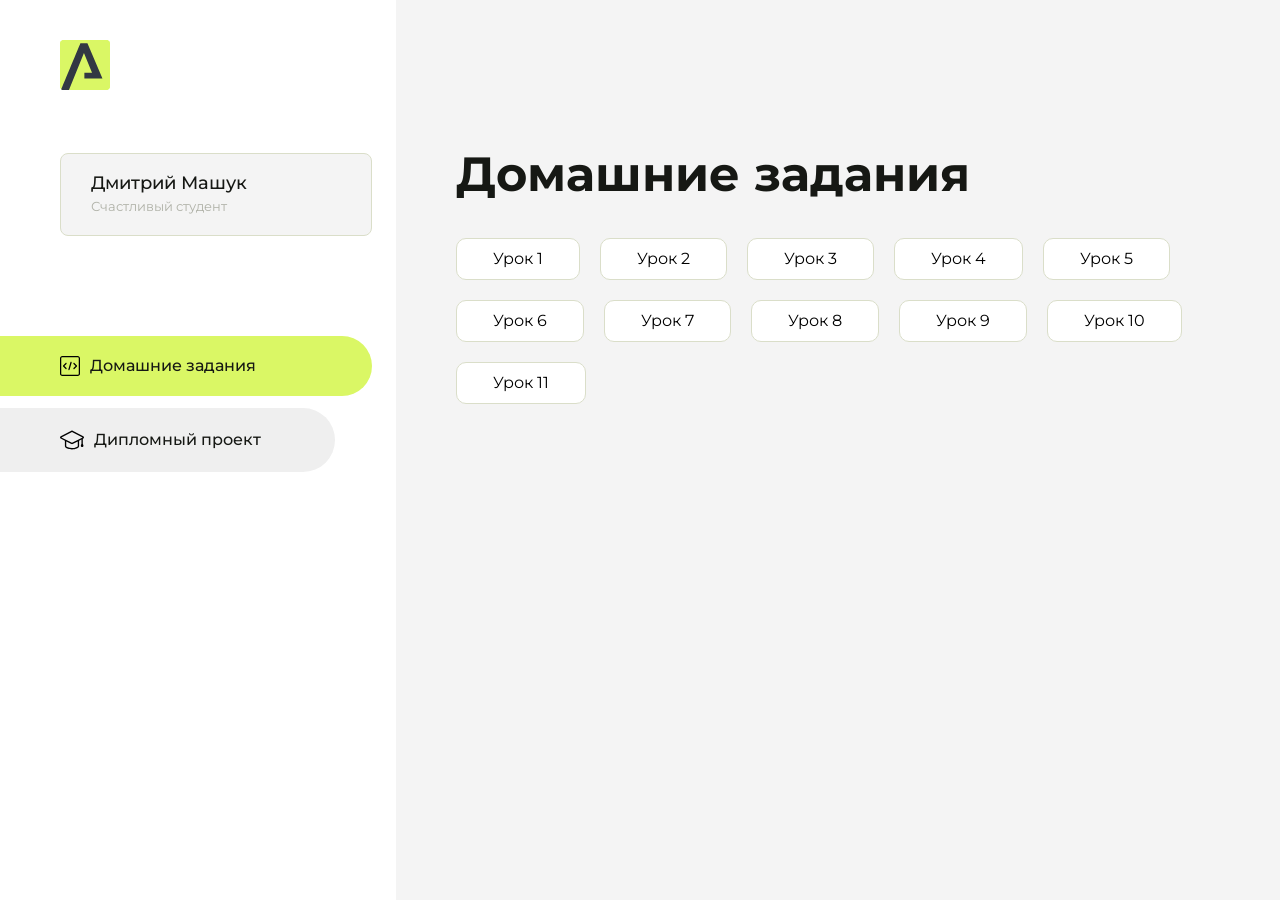
<file: index.html>
<!doctype html>
<html lang="en">
  <head>
    <meta charset="UTF-8" />
    <meta name="viewport" content="width=device-width, initial-scale=1.0" />
    <title>Домашняя работа</title>
    <link rel="shortcut icon" href="src/logo.ico" type="image/x-icon" />
    <link rel="preconnect" href="https://fonts.googleapis.com" />
    <link rel="preconnect" href="https://fonts.gstatic.com" crossorigin />
    <link
      href="https://fonts.googleapis.com/css2?family=Montserrat:wght@400;500;700&family=Rubik:wght@500&display=swap"
      rel="stylesheet"
    />
    <link rel="stylesheet" href="src/style.css" />
  </head>
  <body id="body">
    <div class="overlay" id="overlay"></div>
    <div class="layout">
      <div class="burger" id="burger">
        <svg viewBox="0 0 24 24" fill="none" xmlns="http://www.w3.org/2000/svg">
          <g id="SVGRepo_bgCarrier" stroke-width="0"></g>
          <g
            id="SVGRepo_tracerCarrier"
            stroke-linecap="round"
            stroke-linejoin="round"
          ></g>
          <g id="SVGRepo_iconCarrier">
            <path
              d="M4 18L20 18"
              stroke="#DAF765"
              stroke-width="2"
              stroke-linecap="round"
            ></path>
            <path
              d="M4 12L20 12"
              stroke="#DAF765"
              stroke-width="2"
              stroke-linecap="round"
            ></path>
            <path
              d="M4 6L20 6"
              stroke="#DAF765"
              stroke-width="2"
              stroke-linecap="round"
            ></path>
          </g>
        </svg>
      </div>
      <aside class="sidebar" id="sidebar">
        <div class="sidebar__inner">
          <div class="logo">
            <svg
              width="50"
              height="50"
              viewBox="0 0 50 50"
              fill="none"
              xmlns="http://www.w3.org/2000/svg"
            >
              <g clip-path="url(#clip0_513_74730)">
                <path
                  d="M46.17 -0.257004H3.83C1.57281 -0.257004 -0.257 1.57281 -0.257 3.83V46.17C-0.257 48.4272 1.57281 50.257 3.83 50.257H46.17C48.4272 50.257 50.257 48.4272 50.257 46.17V3.83C50.257 1.57281 48.4272 -0.257004 46.17 -0.257004Z"
                  fill="#DAF765"
                />
                <path
                  d="M24.375 38.4H42.461L27.441 3.1585H20.4355C20.4355 3.1585 6.7895 35.881 1.1945 49.294C2.015 50.0275 3.0945 50.257 3.6945 50.257H8.8445L23.954 13.07L32.0465 32.8285H24.375V38.4Z"
                  fill="#323843"
                />
              </g>
              <defs>
                <clipPath id="clip0_513_74730">
                  <rect width="50" height="50" fill="white" />
                </clipPath>
              </defs>
            </svg>
          </div>
          <div class="sidebar__user">
            <div class="sidebar__name">Дмитрий Машук</div>
            <div class="sidebar__text">Счастливый студент</div>
          </div>
          <div class="sidebar__tabs">
            <div class="sidebar__item">
              <button class="sidebar__button active" id="tasks">
                <svg
                  xmlns="http://www.w3.org/2000/svg"
                  width="20"
                  height="20"
                  viewBox="0 0 20 20"
                  fill="none"
                >
                  <g clip-path="url(#clip0_704_74543)">
                    <path
                      d="M17.7083 20H2.29167C1.0275 20 0 18.9725 0 17.7083V2.29167C0 1.0275 1.0275 0 2.29167 0H17.7083C18.9725 0 20 1.0275 20 2.29167V17.7083C20 18.9725 18.9725 20 17.7083 20ZM2.29167 1.25C1.7175 1.25 1.25 1.7175 1.25 2.29167V17.7083C1.25 18.2825 1.7175 18.75 2.29167 18.75H17.7083C18.2825 18.75 18.75 18.2825 18.75 17.7083V2.29167C18.75 1.7175 18.2825 1.25 17.7083 1.25H2.29167Z"
                      fill="black"
                    />
                    <path
                      d="M6.04167 13.125C5.88167 13.125 5.72167 13.0642 5.6 12.9417L3.1 10.4417C2.85583 10.1975 2.85583 9.80167 3.1 9.5575L5.6 7.0575C5.84417 6.81333 6.24 6.81333 6.48417 7.0575C6.72833 7.30167 6.72833 7.6975 6.48417 7.94167L4.42583 10L6.48417 12.0583C6.72833 12.3025 6.72833 12.6983 6.48417 12.9425C6.36167 13.0642 6.20167 13.125 6.04167 13.125Z"
                      fill="black"
                    />
                    <path
                      d="M8.95833 14.1667C8.9 14.1667 8.84 14.1583 8.78167 14.1417C8.45083 14.0442 8.26083 13.6967 8.35833 13.3658L10.4417 6.28251C10.5392 5.95084 10.8892 5.76417 11.2175 5.85917C11.5483 5.95667 11.7383 6.30417 11.6408 6.63501L9.5575 13.7183C9.47833 13.9908 9.22833 14.1667 8.95833 14.1667Z"
                      fill="black"
                    />
                    <path
                      d="M13.9583 13.125C13.7983 13.125 13.6383 13.0642 13.5167 12.9417C13.2725 12.6975 13.2725 12.3017 13.5167 12.0575L15.575 9.99916L13.5167 7.94083C13.2725 7.69666 13.2725 7.30083 13.5167 7.05666C13.7608 6.81249 14.1567 6.81249 14.4008 7.05666L16.9008 9.55666C17.145 9.80083 17.145 10.1967 16.9008 10.4408L14.4008 12.9408C14.2783 13.0642 14.1183 13.125 13.9583 13.125Z"
                      fill="black"
                    />
                  </g>
                  <defs>
                    <clipPath id="clip0_704_74543">
                      <rect width="20" height="20" fill="white" />
                    </clipPath>
                  </defs>
                </svg>
                <span>Домашние задания</span>
              </button>
            </div>
            <div class="sidebar__item">
              <button class="sidebar__button" id="diplom">
                <svg
                  xmlns="http://www.w3.org/2000/svg"
                  width="24"
                  height="24"
                  viewBox="0 0 24 24"
                  fill="none"
                >
                  <g clip-path="url(#clip0_704_74553)">
                    <path
                      d="M23.2628 10.5971C23.7176 10.365 24 9.90375 24 9.39337C24 8.883 23.7176 8.42175 23.2628 8.18962L12.6135 2.75362C12.2291 2.55824 11.7705 2.55787 11.3854 2.75399L0.736875 8.19C0.282375 8.42175 0 8.883 0 9.39337C0 9.90375 0.282375 10.365 0.736875 10.5971L4.89038 12.7177V18.2074C4.89038 19.8154 8.412 21.393 12 21.393C15.5884 21.393 19.1096 19.815 19.1096 18.2074V12.7174L21.4609 11.517V15.8017L20.901 17.2305C20.7409 17.6389 20.7934 18.0994 21.0405 18.4616C21.2876 18.8246 21.6979 19.041 22.1366 19.041C22.5754 19.041 22.9852 18.8246 23.2324 18.462C23.4795 18.099 23.532 17.6385 23.3719 17.2301L22.8124 15.8021V10.827L23.2628 10.5971ZM17.7623 18.1721C17.6198 18.6375 15.3491 20.0419 12 20.0419C8.65088 20.0419 6.38025 18.6375 6.2415 18.2074V12.3037L6.23887 12.3019C6.23812 12.057 6.1065 11.8207 5.87325 11.7019L1.3515 9.39337L12 3.95737L22.6489 9.39337L12 14.8294L5.87325 11.7019C5.54063 11.5331 4.6695 11.6674 4.5 12C4.33012 12.3322 4.55813 12.5479 4.89038 12.7177L11.3857 16.0331C11.5781 16.1314 11.7889 16.1805 12 16.1805C12.2107 16.1805 12.4222 16.1314 12.6146 16.0331L17.7593 13.407L17.7623 18.1721Z"
                      fill="black"
                    />
                  </g>
                  <defs>
                    <clipPath id="clip0_704_74553">
                      <rect width="24" height="24" fill="white" />
                    </clipPath>
                  </defs>
                </svg>
                <span>Дипломный проект</span>
              </button>
            </div>
          </div>
        </div>
      </aside>
      <div class="content">
        <div class="container">
          <div class="content__block" id="tasksBlock">
            <div class="content__title">Домашние задания</div>
            <ul class="content__list">
              <li class="content__list-item">
                <a href="hello-arokenru/index.html">Урок 1</a>
              </li>
              <li class="content__list-item">
                <a href="homework2/index.html">Урок 2</a>
              </li>
              <li class="content__list-item">
                <a href="homework3/index.html">Урок 3</a>
              </li>
              <li class="content__list-item">
                <a href="homework4/index.html">Урок 4</a>
              </li>
              <li class="content__list-item">
                <a href="homework5/article.html">Урок 5</a>
              </li>
              <li class="content__list-item">
                <a href="homework6/index.html">Урок 6</a>
              </li>
              <li class="content__list-item">
                <a href="homework7/article.html">Урок 7</a>
              </li>
              <li class="content__list-item">
                <a href="homework8/index.html">Урок 8</a>
              </li>
              <li class="content__list-item">
                <a href="homework9/index.html">Урок 9</a>
              </li>
              <li class="content__list-item">
                <a href="homework10/index.html">Урок 10</a>
              </li>
              <li class="content__list-item">
                <a href="homework11/index.html">Урок 11</a>
              </li>
            </ul>
          </div>
          <div class="content__block hidden" id="diplomBlock">
            <div class="content__title">Дипломный проект</div>
            <div class="content__list-diplom">
              <a href="ПАПКА-С-НОМЕРОМ-УРОКА">Ссылка на ДЗ</a>
            </div>
            <div class="content__decor">
              <div class="content__decor-text">
                Давай проверим, чему ты научился!
              </div>
              <div class="content__decor-img">
                <img src="src/decor.png" alt="decor" />
              </div>
            </div>
          </div>
        </div>
      </div>
    </div>
    <script src="src/index.js"></script>
  </body>
</html>
</file>
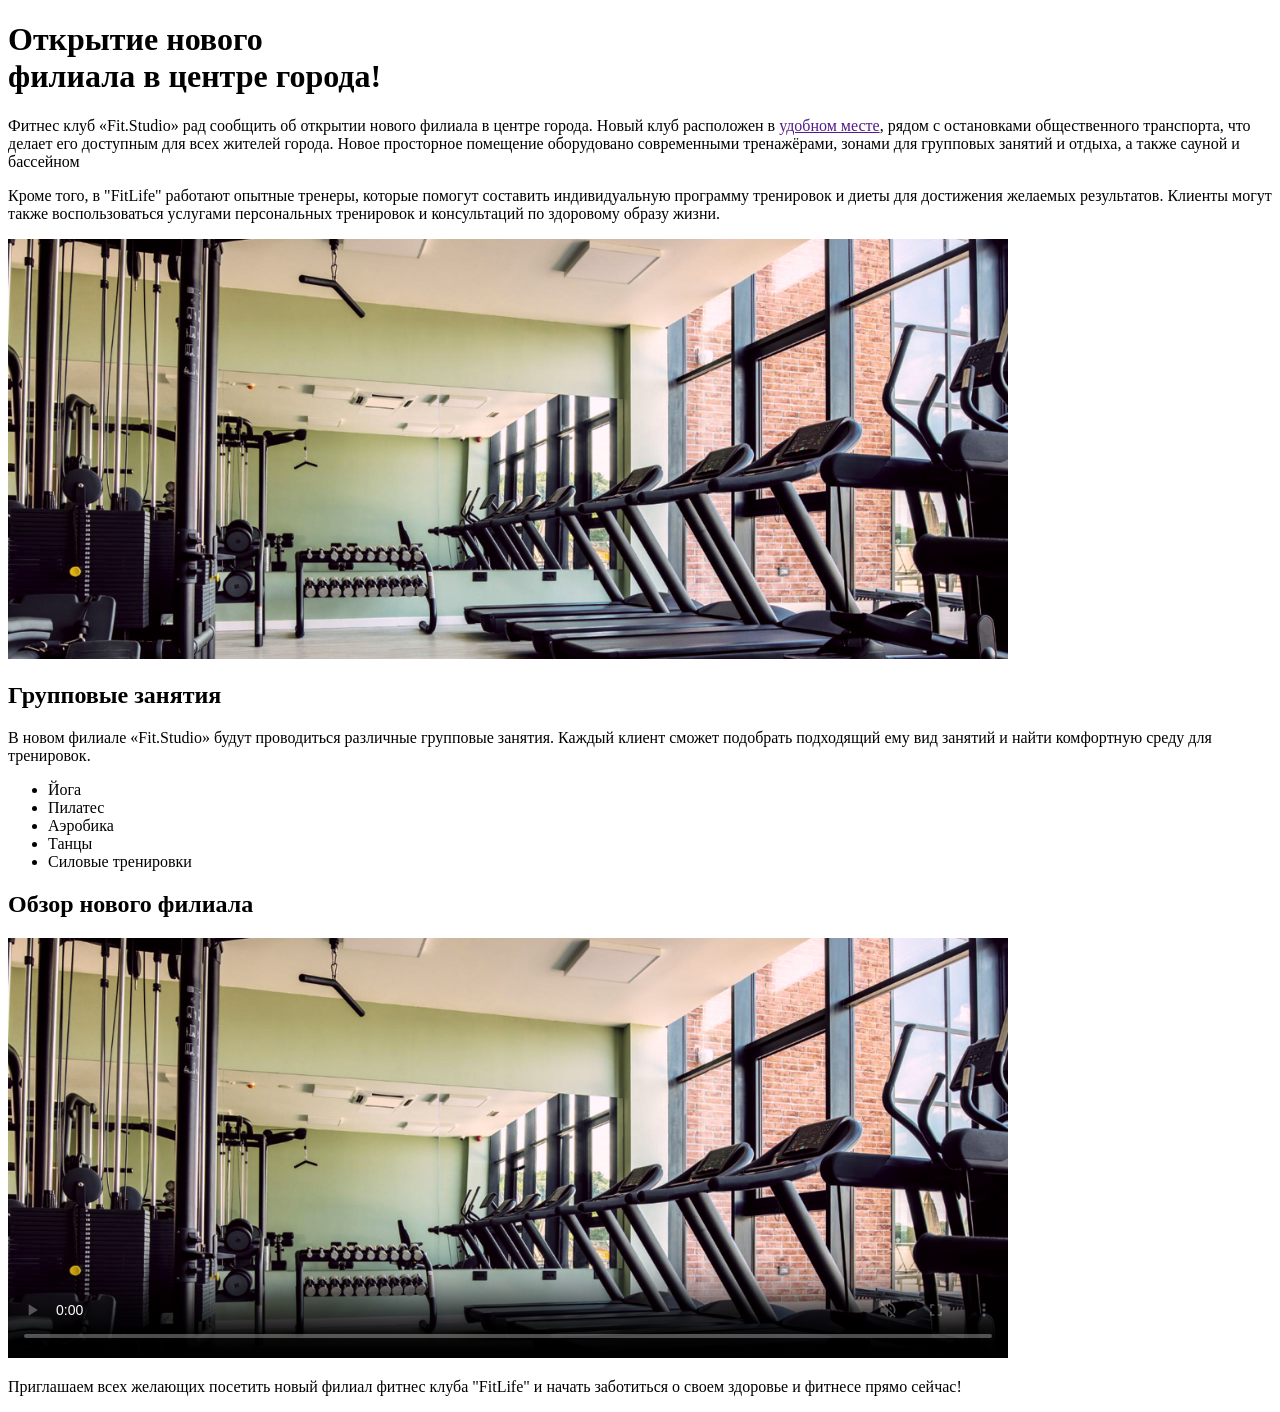
<file: homework1/index.html>
<!doctype html>
<html lang="ru">
  <head>
    <meta charset="UTF-8" />
    <meta name="viewport" content="width=device-width, initial-scale=1.0" />
    <title>Статья</title>
  </head>
  <body>
    <h1>
      Открытие нового <br />
      филиала в центре города!
    </h1>

    <p>
      Фитнес клуб «Fit.Studio» рад сообщить об открытии нового филиала в центре
      города. Новый клуб расположен в <a href="">удобном месте</a>, рядом с
      остановками общественного транспорта, что делает его доступным для всех
      жителей города. Новое просторное помещение оборудовано современными
      тренажёрами, зонами для групповых занятий и отдыха, а также сауной и
      бассейном
    </p>

    <p>
      Кроме того, в "FitLife" работают опытные тренеры, которые помогут
      составить индивидуальную программу тренировок и диеты для достижения
      желаемых результатов. Клиенты могут также воспользоваться услугами
      персональных тренировок и консультаций по здоровому образу жизни.
    </p>

    <img
      src="images/gym-image.jpg"
      alt="Спортзал в котором тренажеры"
      width="1000"
    />

    <h2>Групповые занятия</h2>

    <p>
      В новом филиале «Fit.Studio» будут проводиться различные групповые
      занятия. Каждый клиент сможет подобрать подходящий ему вид занятий и найти
      комфортную среду для тренировок.
    </p>

    <ul>
      <li>Йога</li>
      <li>Пилатес</li>
      <li>Аэробика</li>
      <li>Танцы</li>
      <li>Силовые тренировки</li>
    </ul>

    <h2>Обзор нового филиала</h2>

    <video
      src="videos/gym-video.mp4"
      controls
      muted
      width="1000"
      poster="images/gym-image.jpg"
    ></video>

    <p>
      Приглашаем всех желающих посетить новый филиал фитнес клуба "FitLife" и
      начать заботиться о своем здоровье и фитнесе прямо сейчас!
    </p>
  </body>
</html>
</file>
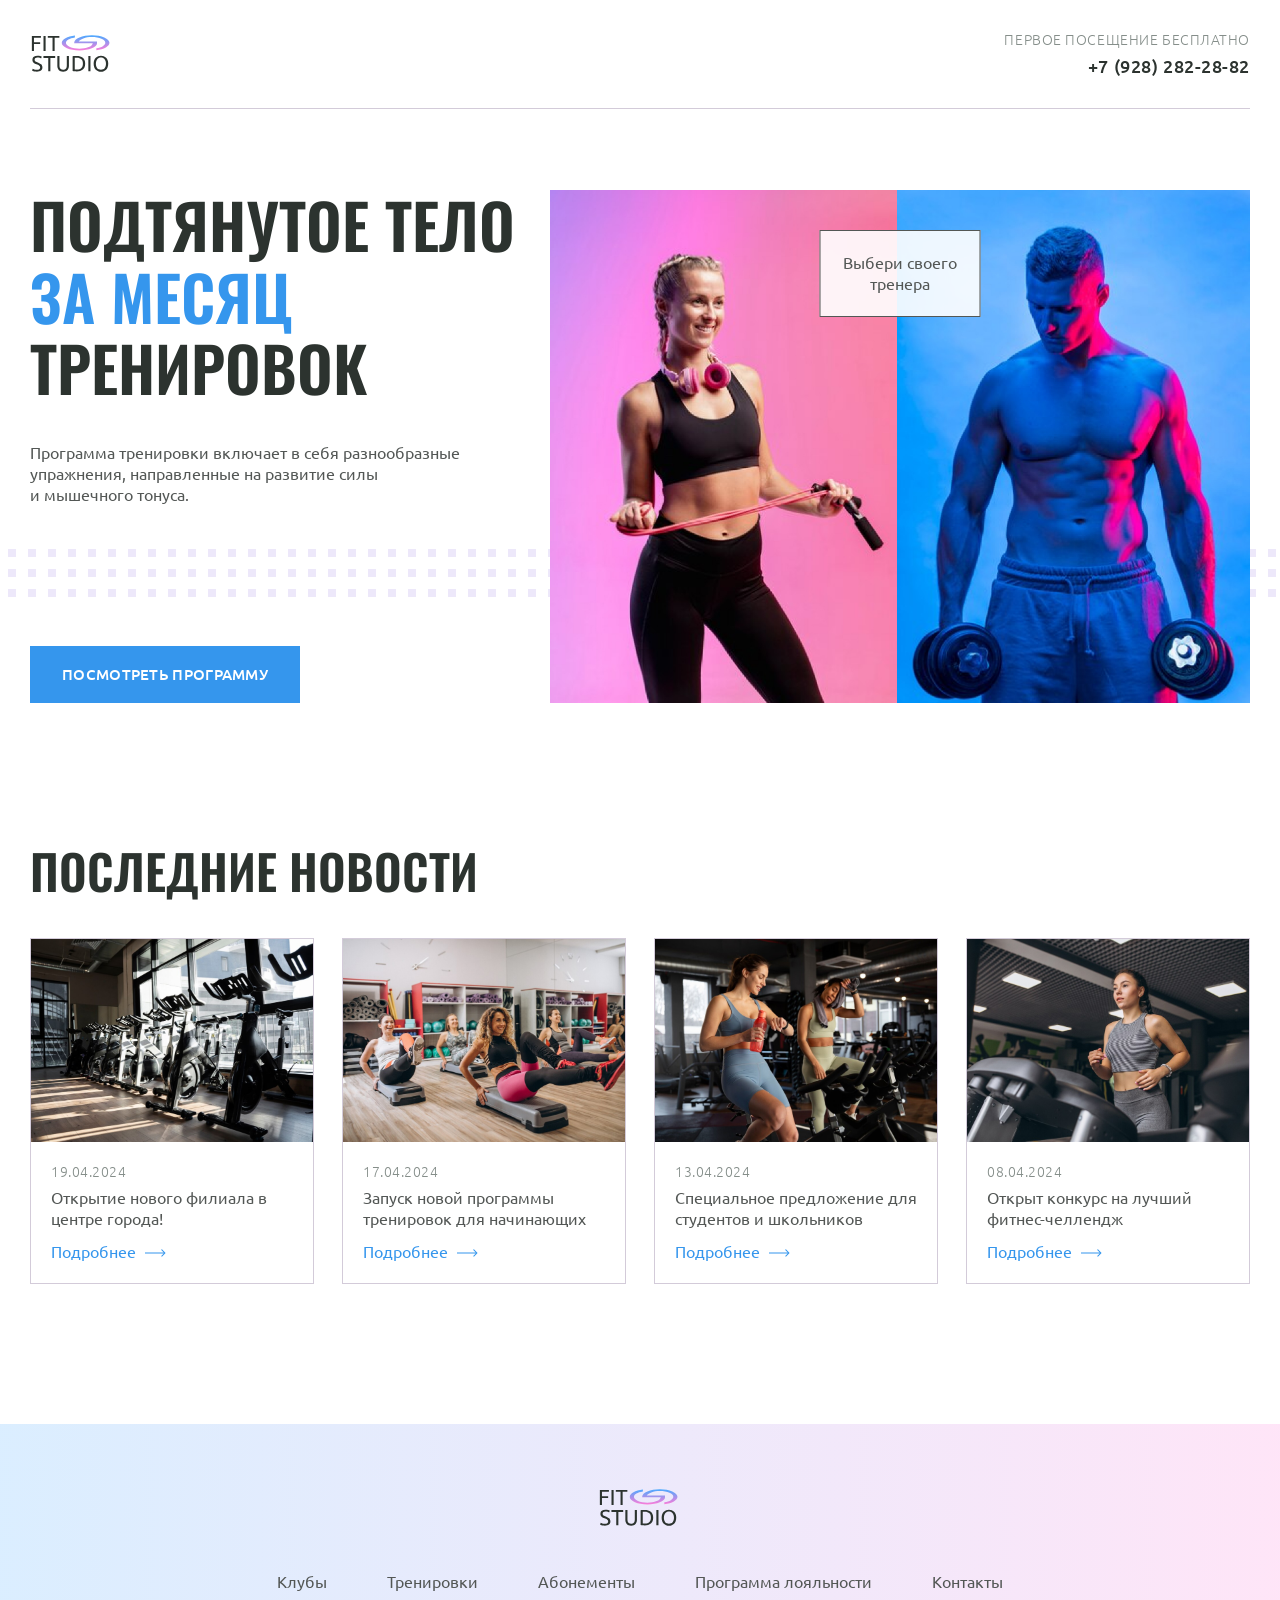
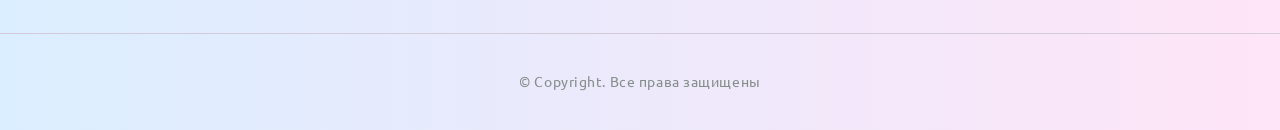
<file: homework10/index.html>
<!DOCTYPE html>
<html lang="ru">
	<head>
		<meta charset="UTF-8" />
		<meta name="viewport" content="width=device-width, initial-scale=1.0" />
		<title>Fit Studio - Главная</title>
		<link rel="stylesheet" href="./css/normalize.css" />
		<link rel="stylesheet" href="./css/fonts.css" />
		<link rel="stylesheet" href="./css/globals.css" />
		<link rel="stylesheet" href="./css/header.css" />
		<link rel="stylesheet" href="./css/index.css" />
		<link rel="stylesheet" href="./css/footer.css" />
		<link
			rel="icon"
			type="image/svg+xml"
			sizes="128x128"
			href="./images/favicon-icon.svg"
		/>
	</head>
	<body>
		<header class="header">
			<div class="container">
				<div class="header-inner">
					<a href="./index.html">
						<img
							src="./images/logo-icon.svg"
							width="84"
							height="45"
							alt="Логотип Fit Studio"
						/>
					</a>
					<div class="phone text-sub">
						<p>Первое посещение бесплатно</p>
						<a href="tel:+79282822882">+7 (928) 282-28-82</a>
					</div>
				</div>
			</div>
		</header>
		<section class="hero section">
			<div class="container hero-container">
				<div class="hero-info">
					<h1>Подтянутое тело <strong>за месяц</strong> тренировок</h1>
					<p class="text">
						Программа тренировки включает в себя разнообразные упражнения,
						направленные на развитие силы и мышечного тонуса.
					</p>
					<a class="button" href="#"> Посмотреть программу </a>
				</div>
				<div class="hero-images">
					<p class="hero-choose text">Выбери своего тренера</p>
					<img
						src="./images/sporty-woman-img.jpg"
						width="347"
						height="513"
						alt="Спортивная девушка держит в руках скакалку"
					/>
					<img
						src="./images/sporty-man-img.jpg"
						width="353"
						height="513"
						alt="Спортивный мужчина держит в руках гантели"
					/>
				</div>
			</div>
		</section>
		<section class="news section">
			<div class="container">
				<h2 class="title-large">Последние новости</h2>
				<div class="news-container">
					<article class="news-article">
						<header>
							<img
								src="./images/news/news-1-img.jpg"
								width="284"
								height="203"
								alt="Велотренажеры в спортивном зале"
							/>
							<div class="news-info">
								<time class="news-date text-sub" datetime="2024.04.19">
									19.04.2024
								</time>
								<h3 class="text">Открытие нового филиала в центре города!</h3>
							</div>
						</header>
						<footer>
							<a class="news-link" href="./article.html">Подробнее</a>
						</footer>
					</article>
					<article class="news-article">
						<header>
							<img
								src="./images/news/news-2-img.jpg"
								width="284"
								height="203"
								alt="Группа женщин занимается спортом"
							/>
							<div class="news-info">
								<time class="news-date text-sub" datetime="2024.04.17">
									17.04.2024
								</time>
								<h3 class="text">
									Запуск новой программы тренировок для начинающих
								</h3>
							</div>
						</header>
						<footer>
							<a class="news-link" href="./article.html">Подробнее</a>
						</footer>
					</article>
					<article class="news-article">
						<header>
							<img
								src="./images/news/news-3-img.jpg"
								width="284"
								height="203"
								alt="Две девушки занимаются на велотренажерах"
							/>
							<div class="news-info">
								<time class="news-date text-sub" datetime="2024.04.13">
									13.04.2024
								</time>
								<h3 class="text">
									Специальное предложение для студентов и школьников
								</h3>
							</div>
						</header>
						<footer>
							<a class="news-link" href="./article.html">Подробнее</a>
						</footer>
					</article>
					<article class="news-article">
						<header>
							<img
								src="./images/news/news-4-img.jpg"
								width="284"
								height="203"
								alt="Девушка на беговой дорожке"
							/>
							<div class="news-info">
								<time class="news-date text-sub" datetime="2024.04.08">
									08.04.2024
								</time>
								<h3 class="text">Открыт конкурс на лучший фитнес-челлендж</h3>
							</div>
						</header>
						<footer>
							<a class="news-link" href="./article.html">Подробнее</a>
						</footer>
					</article>
				</div>
			</div>
		</section>
		<footer class="footer">
			<div class="footer-top">
				<div class="container">
					<a class="footer-logo" href="/">
						<img
							src="./images/logo-icon.svg"
							width="84"
							height="45"
							alt="Логотип Fit Studio"
						/>
					</a>
					<nav class="menu">
						<ul>
							<li><a href="#">Клубы</a></li>
							<li><a href="#">Тренировки</a></li>
							<li><a href="#">Абонементы</a></li>
							<li><a href="#">Программа лояльности</a></li>
							<li><a href="#">Контакты</a></li>
						</ul>
					</nav>
				</div>
			</div>
			<div class="container">
				<p class="copyright">&copy; Copyright. Все права защищены</p>
			</div>
		</footer>
	</body>
</html>
</file>
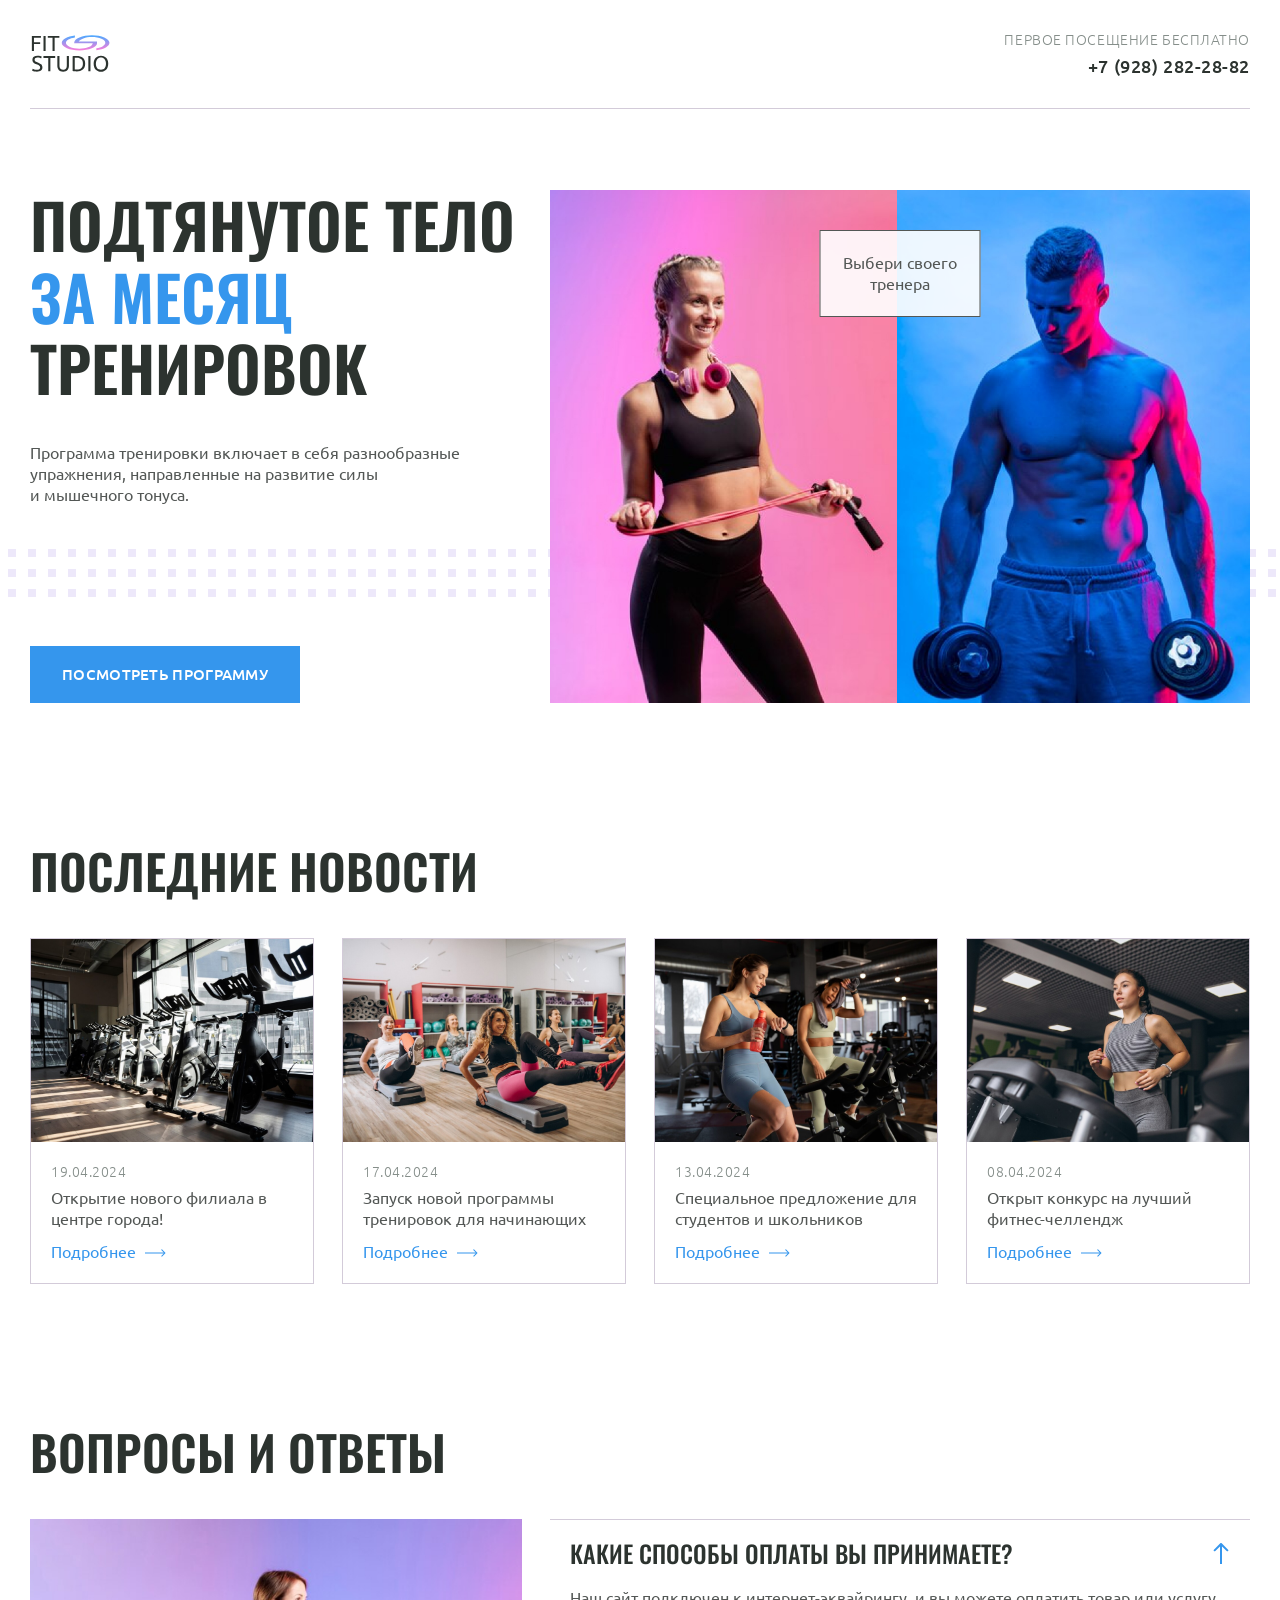
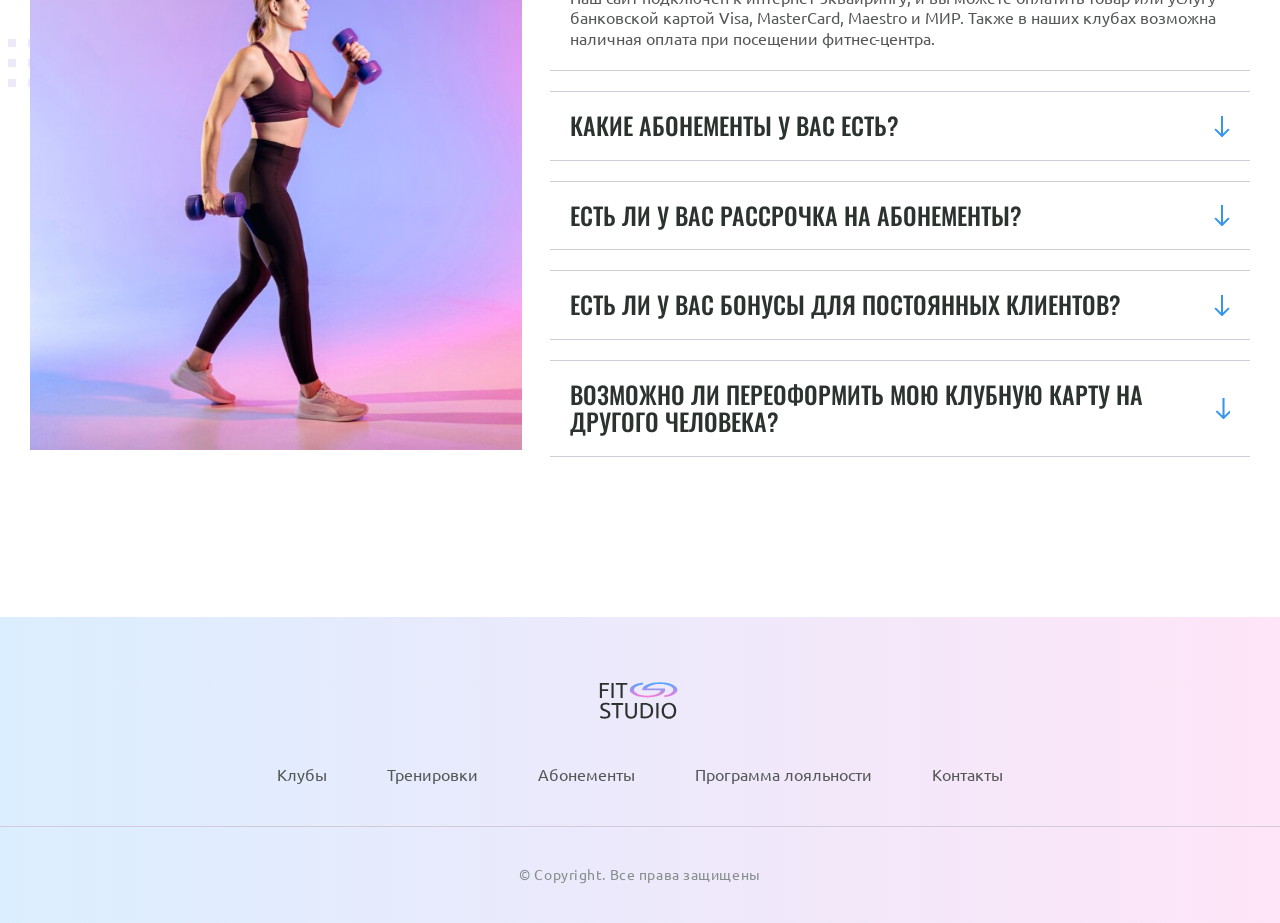
<file: homework11/index.html>
<!DOCTYPE html>
<html lang="ru">
	<head>
		<meta charset="UTF-8" />
		<meta name="viewport" content="width=device-width, initial-scale=1.0" />
		<title>Fit Studio - Главная</title>
		<link rel="stylesheet" href="./css/normalize.css" />
		<link rel="stylesheet" href="./css/fonts.css" />
		<link rel="stylesheet" href="./css/globals.css" />
		<link rel="stylesheet" href="./css/header.css" />
		<link rel="stylesheet" href="./css/index.css" />
		<link rel="stylesheet" href="./css/footer.css" />
		<link
			rel="icon"
			type="image/svg+xml"
			sizes="128x128"
			href="./images/favicon-icon.svg"
		/>
	</head>
	<body>
		<header class="header">
			<div class="container">
				<div class="header-inner">
					<a href="/">
						<img
							src="./images/logo-icon.svg"
							width="84"
							height="45"
							alt="Логотип Fit Studio"
						/>
					</a>
					<div class="phone text-sub">
						<p>Первое посещение бесплатно</p>
						<a href="tel:+79282822882">+7 (928) 282-28-82</a>
					</div>
				</div>
			</div>
		</header>
		<section class="hero section">
			<div class="container hero-container">
				<div class="hero-info">
					<h1>Подтянутое тело <strong>за месяц</strong> тренировок</h1>
					<p class="text">
						Программа тренировки включает в себя разнообразные упражнения,
						направленные на развитие силы и мышечного тонуса.
					</p>
					<a class="button" href="#">Посмотреть программу</a>
				</div>
				<div class="hero-images">
					<p class="hero-choose text">Выбери своего тренера</p>
					<img
						src="./images/sporty-woman-img.jpg"
						width="347"
						height="513"
						alt="Спортивная девушка держит в руках скакалку"
					/>
					<img
						src="./images/sporty-man-img.jpg"
						width="353"
						height="513"
						alt="Спортивный мужчина держит в руках гантели"
					/>
				</div>
			</div>
		</section>
		<section class="news section">
			<div class="container">
				<h2 class="title-large">Последние новости</h2>
				<div class="news-container">
					<article class="news-article">
						<header>
							<img
								src="./images/news/news-1-img.jpg"
								width="284"
								height="203"
								alt="Велотренажеры в спортивном зале"
							/>
							<div class="news-info">
								<time class="news-date text-sub" datetime="2024-04-19">
									19.04.2024
								</time>
								<h3 class="text">Открытие нового филиала в центре города!</h3>
							</div>
						</header>
						<footer>
							<a class="news-link" href="article.html">Подробнее</a>
						</footer>
					</article>
					<article class="news-article">
						<header>
							<img
								src="./images/news/news-2-img.jpg"
								width="284"
								height="203"
								alt="Группа женщин занимается спортом"
							/>
							<div class="news-info">
								<time class="news-date text-sub" datetime="2024-04-17">
									17.04.2024
								</time>
								<h3 class="text">
									Запуск новой программы тренировок для начинающих
								</h3>
							</div>
						</header>
						<footer>
							<a class="news-link" href="article.html">Подробнее</a>
						</footer>
					</article>
					<article class="news-article">
						<header>
							<img
								src="./images/news/news-3-img.jpg"
								width="284"
								height="203"
								alt="Две девушки занимаются на велотренажерах"
							/>
							<div class="news-info">
								<time class="news-date text-sub" datetime="2024-04-13">
									13.04.2024
								</time>
								<h3 class="text">
									Специальное предложение для студентов и школьников
								</h3>
							</div>
						</header>
						<footer>
							<a class="news-link" href="article.html">Подробнее</a>
						</footer>
					</article>
					<article class="news-article">
						<header>
							<img
								src="./images/news/news-4-img.jpg"
								width="284"
								height="203"
								alt="Девушка на беговой дорожке"
							/>
							<div class="news-info">
								<time class="news-date text-sub" datetime="2024-04-08">
									08.04.2024
								</time>
								<h3 class="text">Открыт конкурс на лучший фитнес-челлендж</h3>
							</div>
						</header>
						<footer>
							<a class="news-link" href="article.html">Подробнее</a>
						</footer>
					</article>
				</div>
			</div>
		</section>
		<section class="faq section">
			<div class="container">
				<h2 class="title-large">Вопросы и ответы</h2>
				<div class="faq-container">
					<img
						src="./images/sporty-woman-2-img.jpg"
						width="492"
						height="531"
						alt="Спортивная девушка с гантелями"
					/>
					<div>
						<details name="faq" open>
							<summary class="title-medium">
								Какие способы оплаты вы принимаете?
							</summary>
							<p class="text">
								Наш сайт подключен к интернет-эквайрингу, и вы можете оплатить
								товар или услугу банковской картой Visa, MasterCard, Maestro и
								МИР. Также в наших клубах возможна наличная оплата при посещении
								фитнес-центра.
							</p>
						</details>
						<details name="faq">
							<summary class="title-medium">
								Какие абонементы у вас есть?
							</summary>
							<p class="text">
								Наш сайт подключен к интернет-эквайрингу, и вы можете оплатить
								товар или услугу банковской картой Visa, MasterCard, Maestro и
								МИР. Также в наших клубах возможна наличная оплата при посещении
								фитнес-центра.
							</p>
						</details>
						<details name="faq">
							<summary class="title-medium">
								Есть ли у вас рассрочка на абонементы?
							</summary>
							<p class="text">
								Наш сайт подключен к интернет-эквайрингу, и вы можете оплатить
								товар или услугу банковской картой Visa, MasterCard, Maestro и
								МИР. Также в наших клубах возможна наличная оплата при посещении
								фитнес-центра.
							</p>
						</details>
						<details name="faq">
							<summary class="title-medium">
								Есть ли у вас бонусы для постоянных клиентов?
							</summary>
							<p class="text">
								Наш сайт подключен к интернет-эквайрингу, и вы можете оплатить
								товар или услугу банковской картой Visa, MasterCard, Maestro и
								МИР. Также в наших клубах возможна наличная оплата при посещении
								фитнес-центра.
							</p>
						</details>
						<details name="faq">
							<summary class="title-medium">
								Возможно ли переоформить мою клубную карту на другого человека?
							</summary>
							<p class="text">
								Наш сайт подключен к интернет-эквайрингу, и вы можете оплатить
								товар или услугу банковской картой Visa, MasterCard, Maestro и
								МИР. Также в наших клубах возможна наличная оплата при
								посещенииß фитнес-центра.
							</p>
						</details>
					</div>
				</div>
			</div>
		</section>
		<footer class="footer">
			<div class="footer-top">
				<div class="container">
					<a class="footer-logo" href="/">
						<img
							src="./images/logo-icon.svg"
							width="84"
							height="45"
							alt="Логотип Fit Studio"
						/>
					</a>
					<nav class="menu">
						<ul>
							<li><a href="#">Клубы</a></li>
							<li><a href="#">Тренировки</a></li>
							<li><a href="#">Абонементы</a></li>
							<li><a href="#">Программа лояльности</a></li>
							<li><a href="#">Контакты</a></li>
						</ul>
					</nav>
				</div>
			</div>
			<div class="container">
				<p class="copyright">&copy; Copyright. Все права защищены</p>
			</div>
		</footer>
	</body>
</html>
</file>
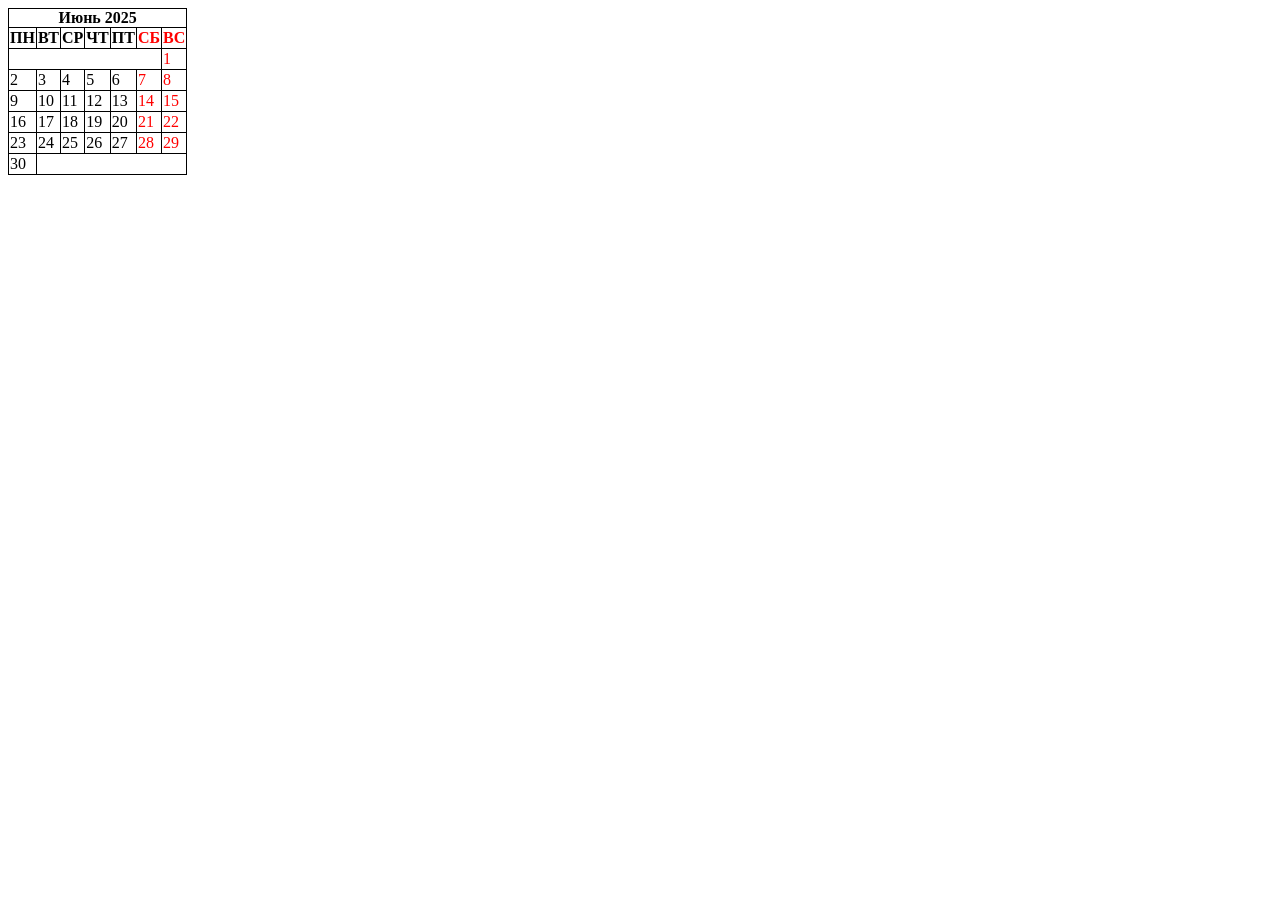
<file: homework3/index.html>
<!doctype html>
<html lang="ru">
  <head>
    <meta charset="UTF-8" />
    <meta name="viewport" content="width=device-width, initial-scale=1.0" />
    <title>homework3</title>
    <link rel="stylesheet" href="./css/style.css" />
  </head>
  <body>
    <table>
      <caption>
        Июнь 2025
      </caption>
      <thead>
        <tr>
          <th>ПН</th>
          <th>ВТ</th>
          <th>СР</th>
          <th>ЧТ</th>
          <th>ПТ</th>
          <th class="text-red">СБ</th>
          <th class="text-red">ВС</th>
        </tr>
      </thead>
      <tbody>
        <tr>
          <td colspan="6"></td>
          <td class="text-red">1</td>
        </tr>
        <tr>
          <td>2</td>
          <td>3</td>
          <td>4</td>
          <td>5</td>
          <td>6</td>
          <td class="text-red">7</td>
          <td class="text-red">8</td>
        </tr>
        <tr>
          <td>9</td>
          <td>10</td>
          <td>11</td>
          <td>12</td>
          <td>13</td>
          <td class="text-red">14</td>
          <td class="text-red">15</td>
        </tr>
        <tr>
          <td>16</td>
          <td>17</td>
          <td>18</td>
          <td>19</td>
          <td>20</td>
          <td class="text-red">21</td>
          <td class="text-red">22</td>
        </tr>
        <tr>
          <td>23</td>
          <td>24</td>
          <td>25</td>
          <td>26</td>
          <td>27</td>
          <td class="text-red">28</td>
          <td class="text-red">29</td>
        </tr>
        <tr>
          <td>30</td>
          <td colspan="6"></td>
        </tr>
      </tbody>
    </table>
  </body>
</html>
</file>
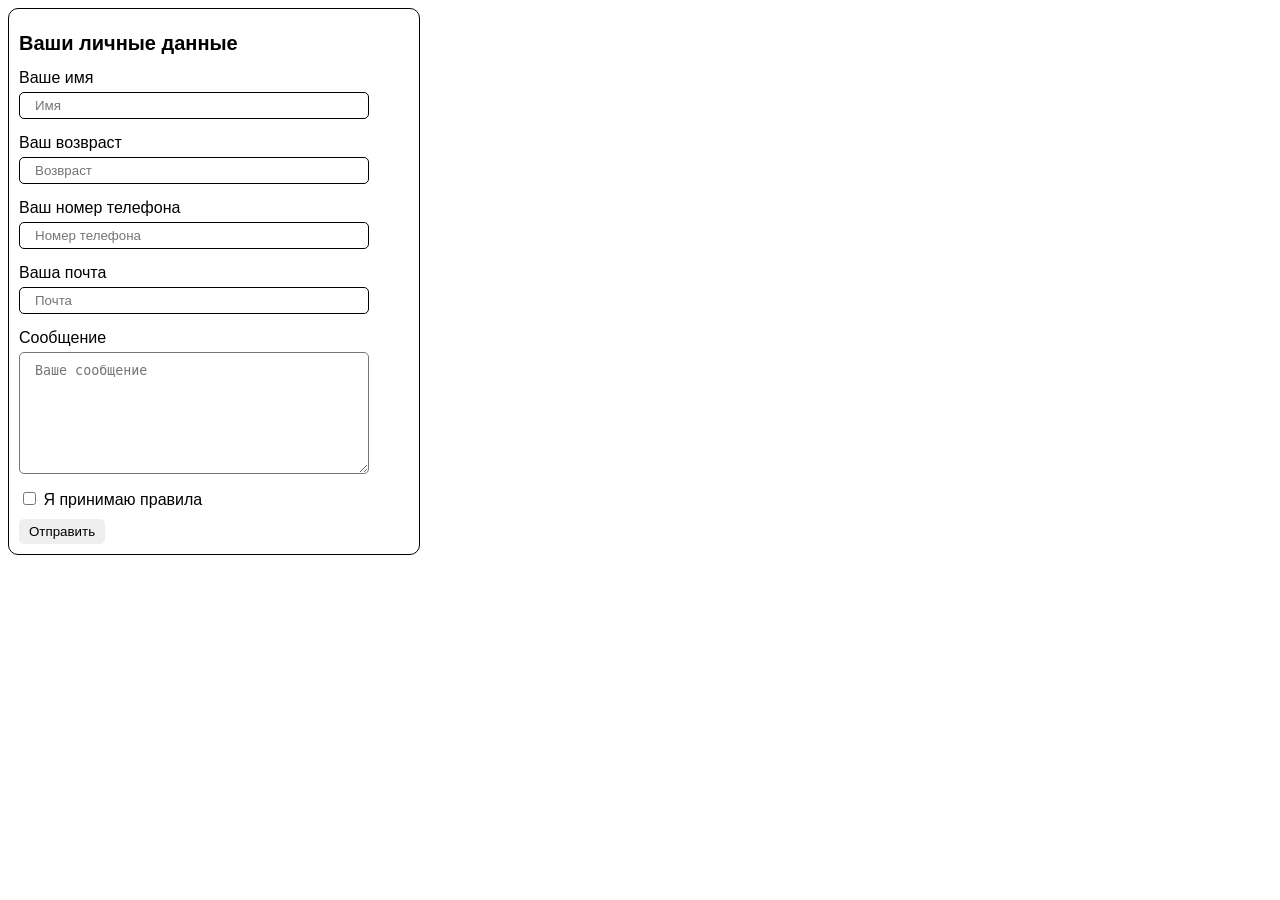
<file: homework4/index.html>
<!doctype html>
<html lang="ru">
  <head>
    <meta charset="UTF-8" />
    <meta name="viewport" content="width=device-width, initial-scale=1.0" />
    <title>homework4</title>
    <link rel="stylesheet" href="css/style.css" />
  </head>
  <body>
    <form class="form">
      <h1>Ваши личные данные</h1>
      <fieldset class="form-group">
        <label class="field">
          Ваше имя
          <input type="text" required name="name" placeholder="Имя" />
        </label>
        <label class="field">
          Ваш возвраст
          <input
            type="number"
            required
            inputmode="numeric"
            name="age"
            placeholder="Возвраст"
          />
        </label>
        <label class="field">
          Ваш номер телефона
          <input
            type="tel"
            required
            inputmode="tel"
            name="phone_number"
            placeholder="Номер телефона"
          />
        </label>
        <label class="field">
          Ваша почта
          <input
            type="email"
            required
            inputmode="email"
            name="email"
            placeholder="Почта"
          />
        </label>
      </fieldset>
      <fieldset class="form-group">
        <label class="field">
          Сообщение
          <textarea
            name="message"
            placeholder="Ваше сообщение"
            rows="10"
            required
          ></textarea>
        </label>

        <label class="checkbox-wrap">
          <input type="checkbox" required name="privacy_policy" />
          Я принимаю правила
        </label>
      </fieldset>
      <button type="submit" class="button">Отправить</button>
    </form>
  </body>
</html>
</file>
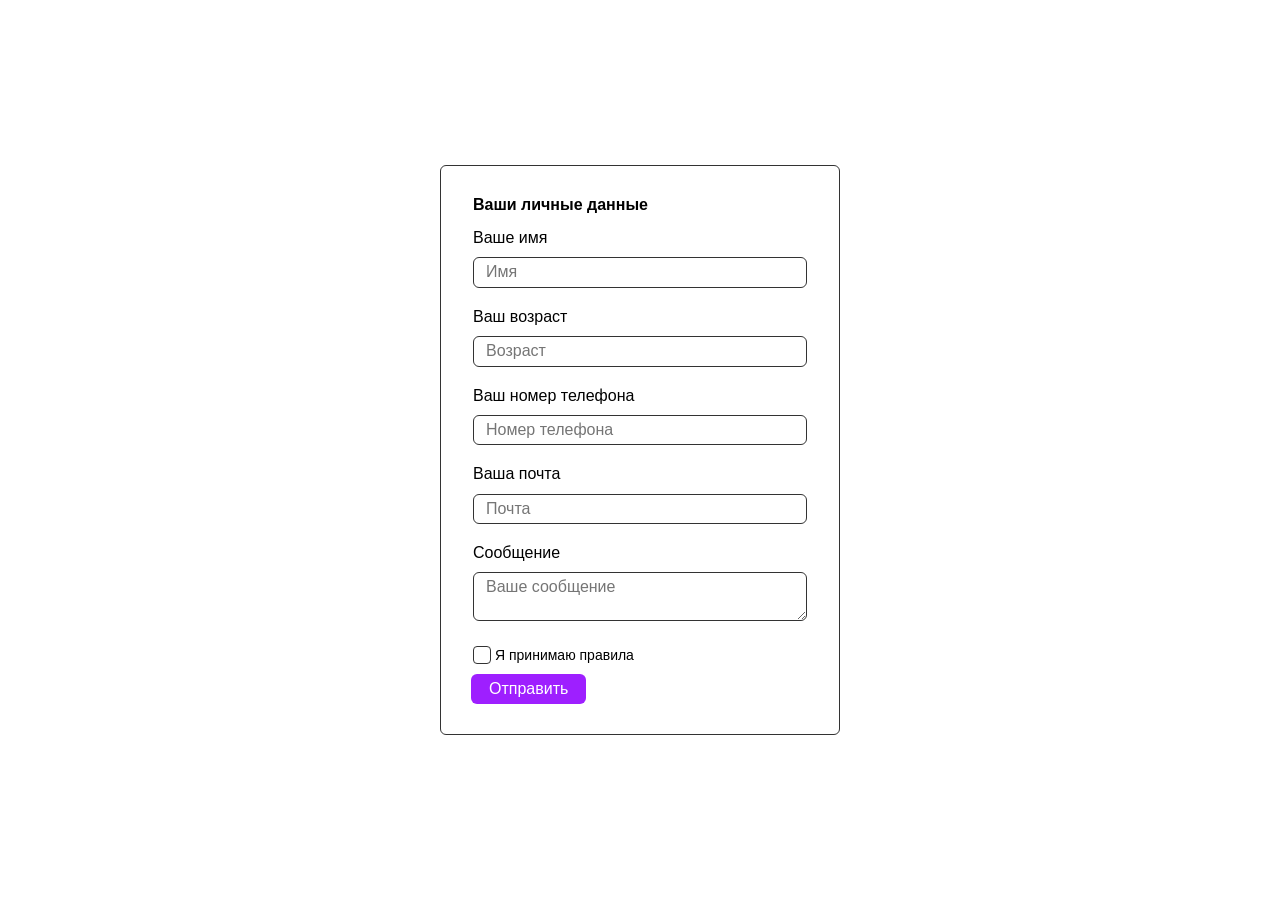
<file: homework8/index.html>
<!doctype html>
<html lang="ru">
  <head>
    <meta charset="UTF-8" />
    <meta name="viewport" content="width=device-width, initial-scale=1.0" />
    <title>Стилизация формы</title>
    <link rel="stylesheet" href="./css/normalize.css" />
    <link rel="stylesheet" href="./css/style.css" />
  </head>
  <body>
    <form class="form">
      <fieldset class="form-group">
        <legend class="form-group-title">Ваши личные данные</legend>
        <label for="name" class="label">Ваше имя</label>
        <input
          id="name"
          class="input"
          type="text"
          placeholder="Имя"
          name="name"
          required
        />
        <label for="age" class="label">Ваш возраст</label>
        <input
          id="age"
          class="input"
          type="number"
          placeholder="Возраст"
          name="age"
          required
        />
        <label for="phone" class="label">Ваш номер телефона</label>
        <input
          id="phone"
          class="input"
          type="tel"
          placeholder="Номер телефона"
          name="phone"
          required
        />
        <label for="email" class="label">Ваша почта</label>
        <input
          id="email"
          class="input"
          type="email"
          placeholder="Почта"
          name="email"
          required
        />
      </fieldset>
      <fieldset class="form-group">
        <label for="message" class="label">Сообщение</label>
        <textarea
          id="message"
          class="textarea"
          placeholder="Ваше сообщение"
          name="message"
          required
        ></textarea>
        <label class="label checkbox-label">
          <input class="checkbox" type="checkbox" name="checkbox" required />
          <span class="checkbox-text">Я принимаю правила</span>
        </label>
      </fieldset>
      <button class="button">Отправить</button>
    </form>
  </body>
</html>
</file>
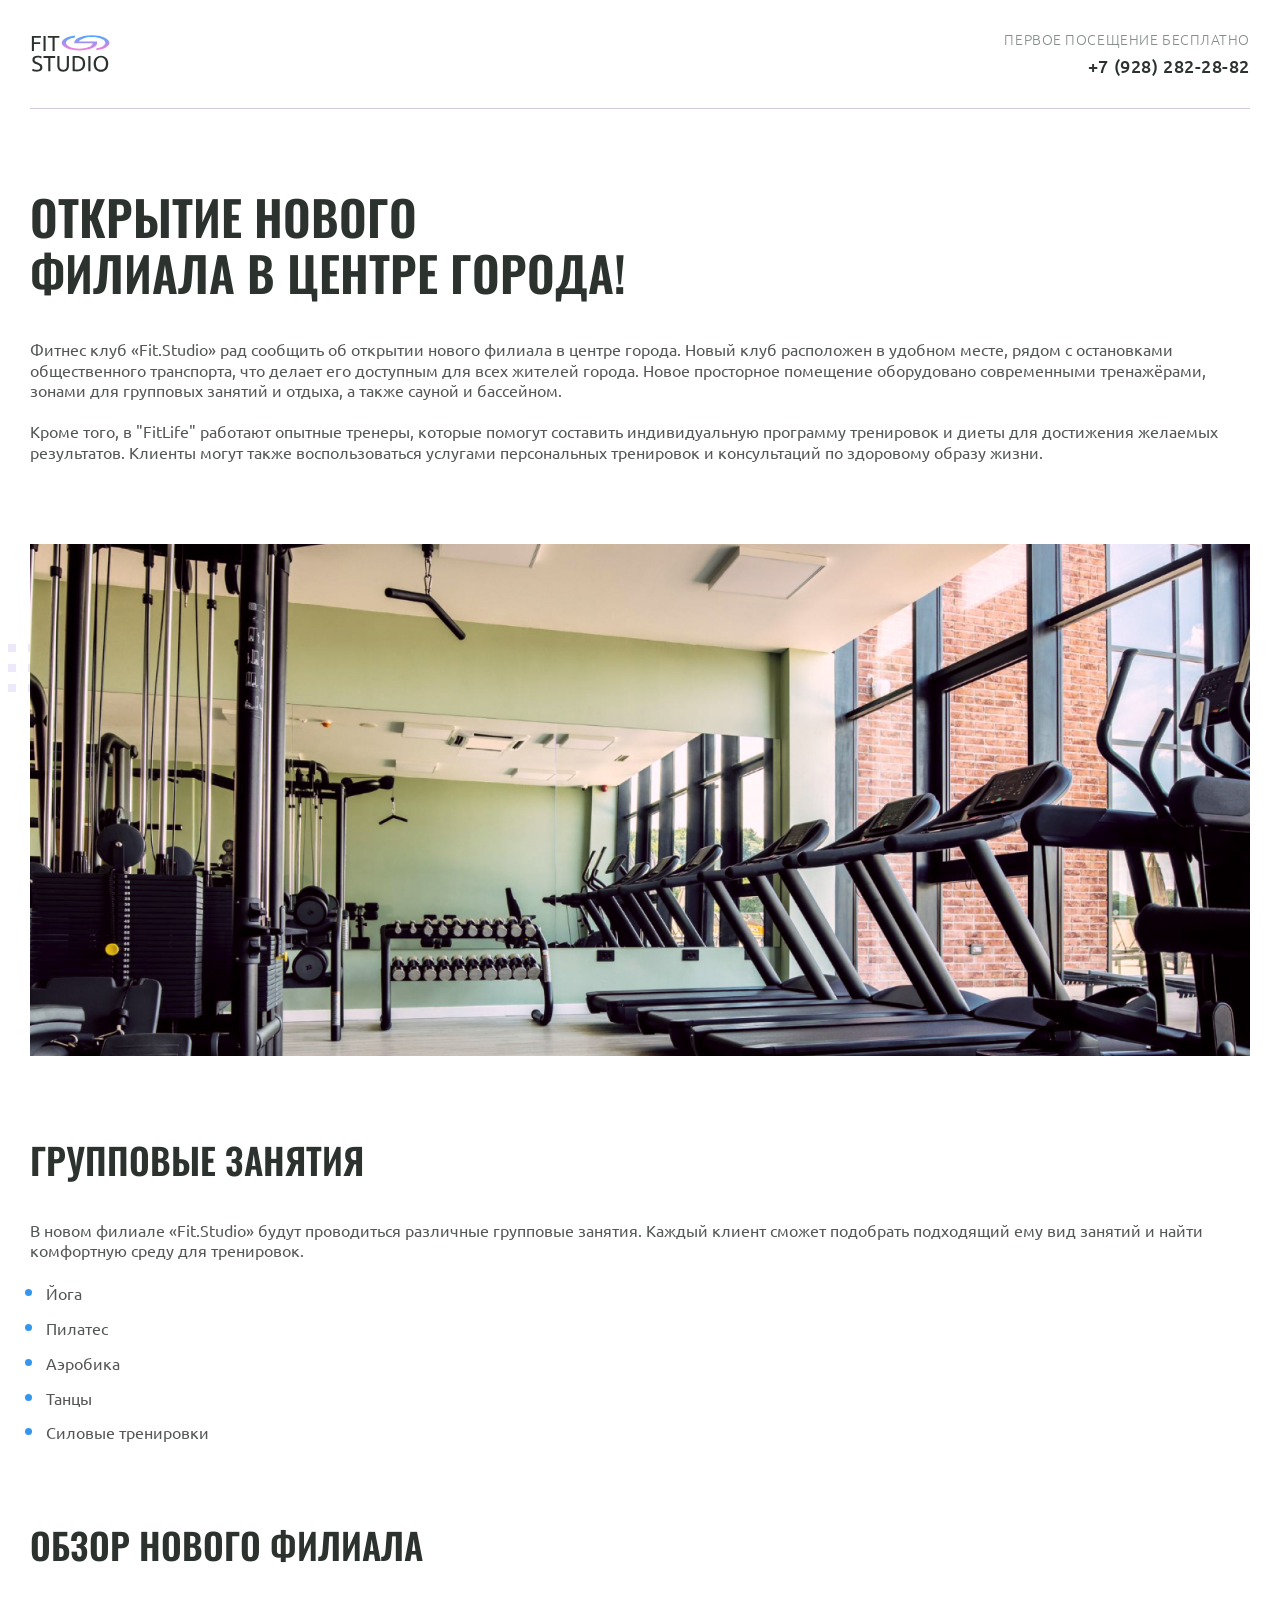
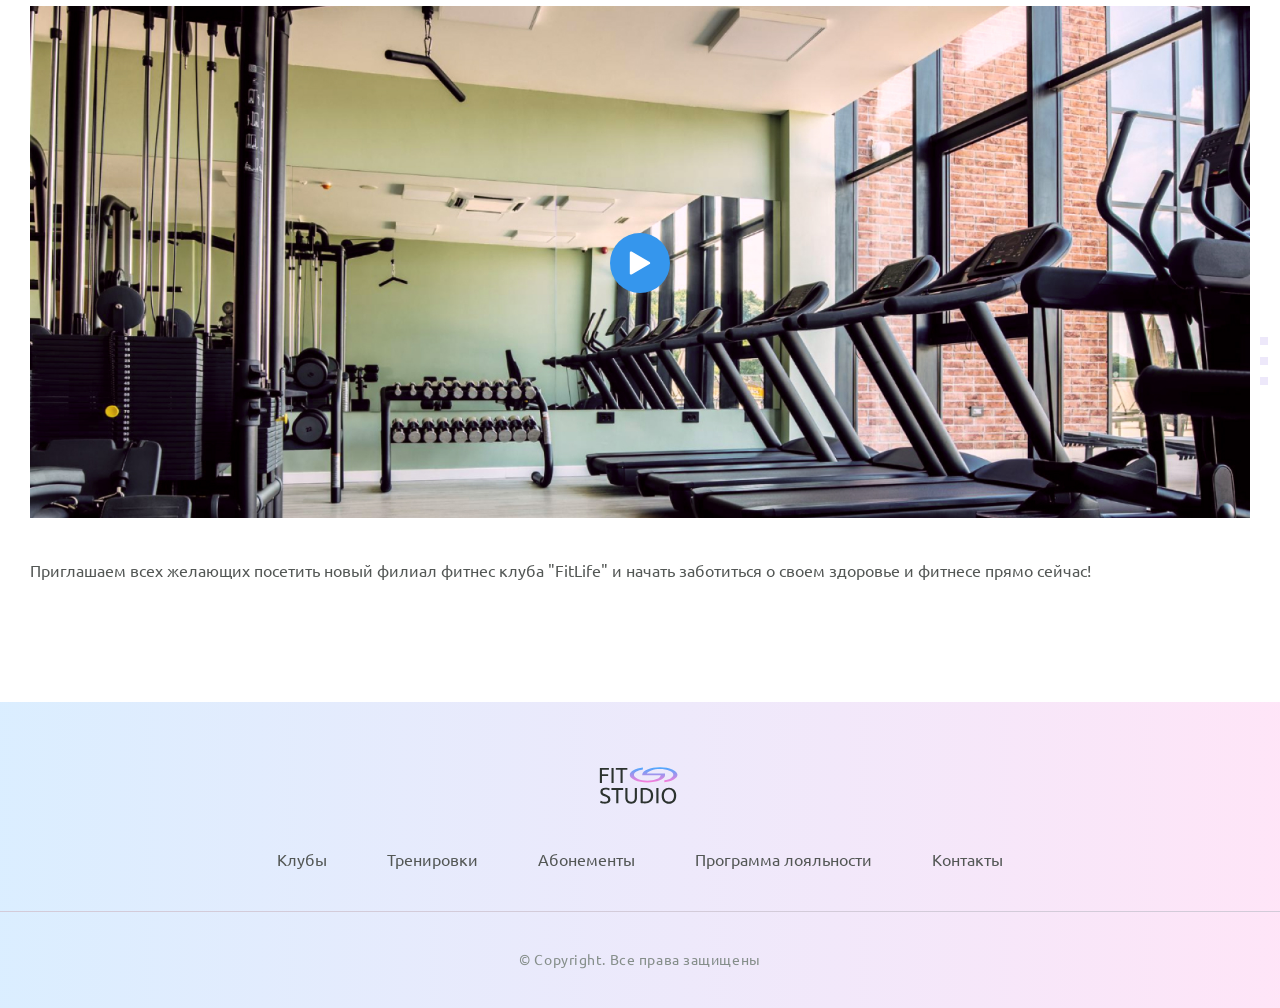
<file: homework10/article.html>
<!DOCTYPE html>
<html lang="ru">
  <head>
    <meta charset="UTF-8" />
    <meta name="viewport" content="width=device-width, initial-scale=1.0" />
    <title>Fit Studio - Открытие нового филиала!</title>
    <link rel="stylesheet" href="./css/normalize.css" />
    <link rel="stylesheet" href="./css/fonts.css" />
    <link rel="stylesheet" href="./css/globals.css" />
    <link rel="stylesheet" href="./css/header.css" />
    <link rel="stylesheet" href="./css/article.css" />
    <link rel="stylesheet" href="./css/footer.css" />
    <link
      rel="icon"
      type="image/svg+xml"
      sizes="128x128"
      href="./images/favicon-icon.svg"
    />
  </head>
  <body>
    <header class="header">
      <div class="container">
        <div class="header-inner">
          <a href="./index.html">
            <img
              src="./images/logo-icon.svg"
              width="84"
              height="45"
              alt="Логотип Fit Studio"
            />
          </a>
          <div class="phone text-sub">
            <p>Первое посещение бесплатно</p>
            <a href="tel:+79282822882">+7 (928) 282-28-82</a>
          </div>
        </div>
      </div>
    </header>
    <article class="article">
      <div class="container">
        <h1 class="title-large">Открытие нового филиала в центре города!</h1>
        <p class="article-text">
          Фитнес клуб «Fit.Studio» рад сообщить об открытии нового филиала
          в центре города. Новый клуб расположен в удобном месте, рядом
          с остановками общественного транспорта, что делает его доступным
          для всех жителей города. Новое просторное помещение оборудовано
          современными тренажёрами, зонами для групповых занятий и отдыха,
          а также сауной и бассейном.
        </p>
        <p class="article-text article-mb-1">
          Кроме того, в "FitLife" работают опытные тренеры, которые помогут
          составить индивидуальную программу тренировок и диеты для достижения
          желаемых результатов. Клиенты могут также воспользоваться услугами
          персональных тренировок и консультаций по здоровому образу жизни.
        </p>
        <div class="article-decor-wrapper article-decor-wrapper-1 article-mb-1">
          <img
            class="article-img"
            src="./images/gym-img.jpg"
            width="1220"
            height="512"
            alt="Тренажерный зал"
          />
        </div>
        <h2 class="title-large article-title-medium">Групповые занятия</h2>
        <p class="article-text">
          В новом филиале «Fit.Studio» будут проводиться различные групповые
          занятия. Каждый клиент сможет подобрать подходящий ему вид занятий
          и найти комфортную среду для тренировок.
        </p>
        <ul class="article-list article-text article-mb-1">
          <li class="article-item">Йога</li>
          <li class="article-item">Пилатес</li>
          <li class="article-item">Аэробика</li>
          <li class="article-item">Танцы</li>
          <li class="article-item">Силовые тренировки</li>
        </ul>
        <h2 class="title-large article-title-medium">Обзор нового филиала</h2>
        <div class="article-decor-wrapper article-decor-wrapper-2 article-mb-2">
          <button class="article-play-button">
            <img
              src="./images/play-icon.svg"
              width="24"
              height="24"
              alt="Запустить"
            />
          </button>
          <img
            class="article-img"
            src="./images/gym-img.jpg"
            width="1220"
            height="512"
            alt="Тренажерный зал"
          />
        </div>
        <p class="article-text">
          Приглашаем всех желающих посетить новый филиал фитнес клуба "FitLife"
          и начать заботиться о своем здоровье и фитнесе прямо сейчас!
        </p>
      </div>
    </article>
    <footer class="footer">
      <div class="footer-top">
        <div class="container">
          <a class="footer-logo" href="/">
            <img
              src="./images/logo-icon.svg"
              width="84"
              height="45"
              alt="Логотип Fit Studio"
            />
          </a>
          <nav class="menu">
            <ul>
              <li><a href="#">Клубы</a></li>
              <li><a href="#">Тренировки</a></li>
              <li><a href="#">Абонементы</a></li>
              <li><a href="#">Программа лояльности</a></li>
              <li><a href="#">Контакты</a></li>
            </ul>
          </nav>
        </div>
      </div>
      <div class="container">
        <p class="copyright">&copy; Copyright. Все права защищены</p>
      </div>
    </footer>
  </body>
</html>
</file>
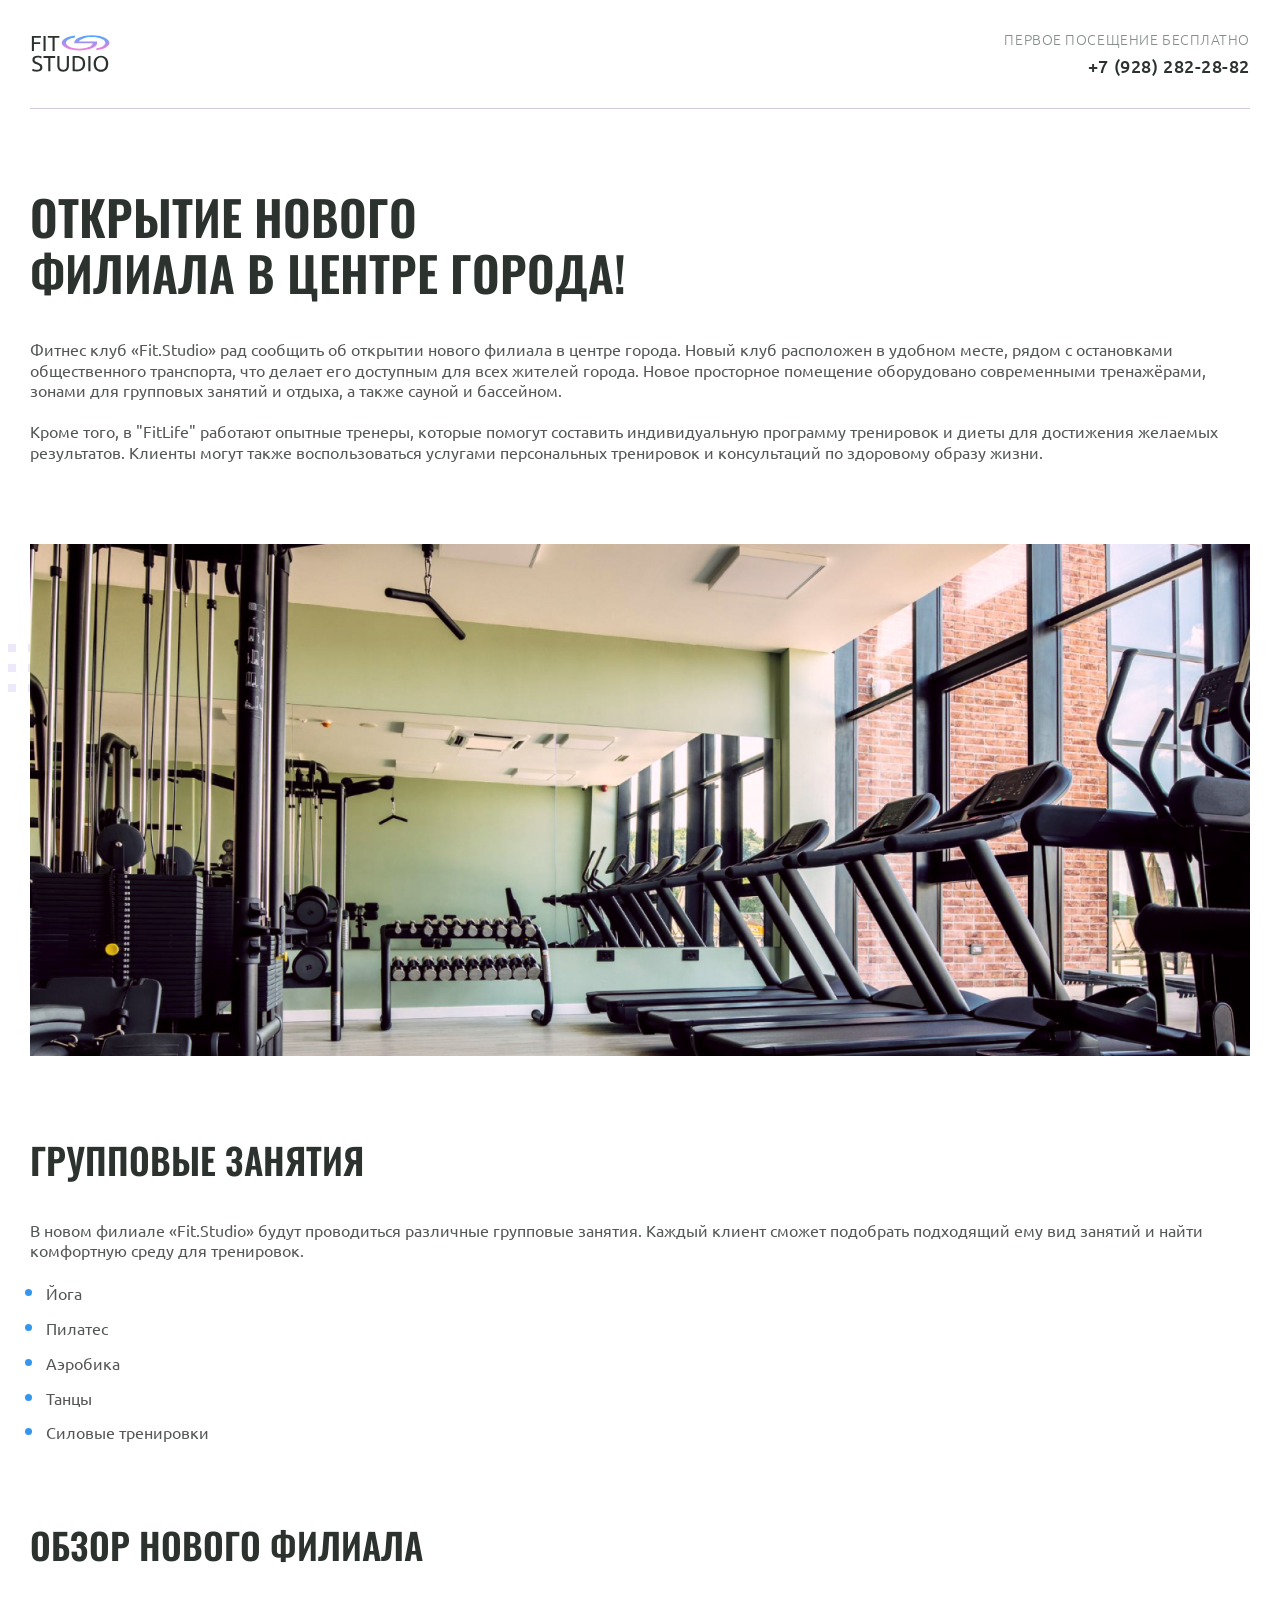
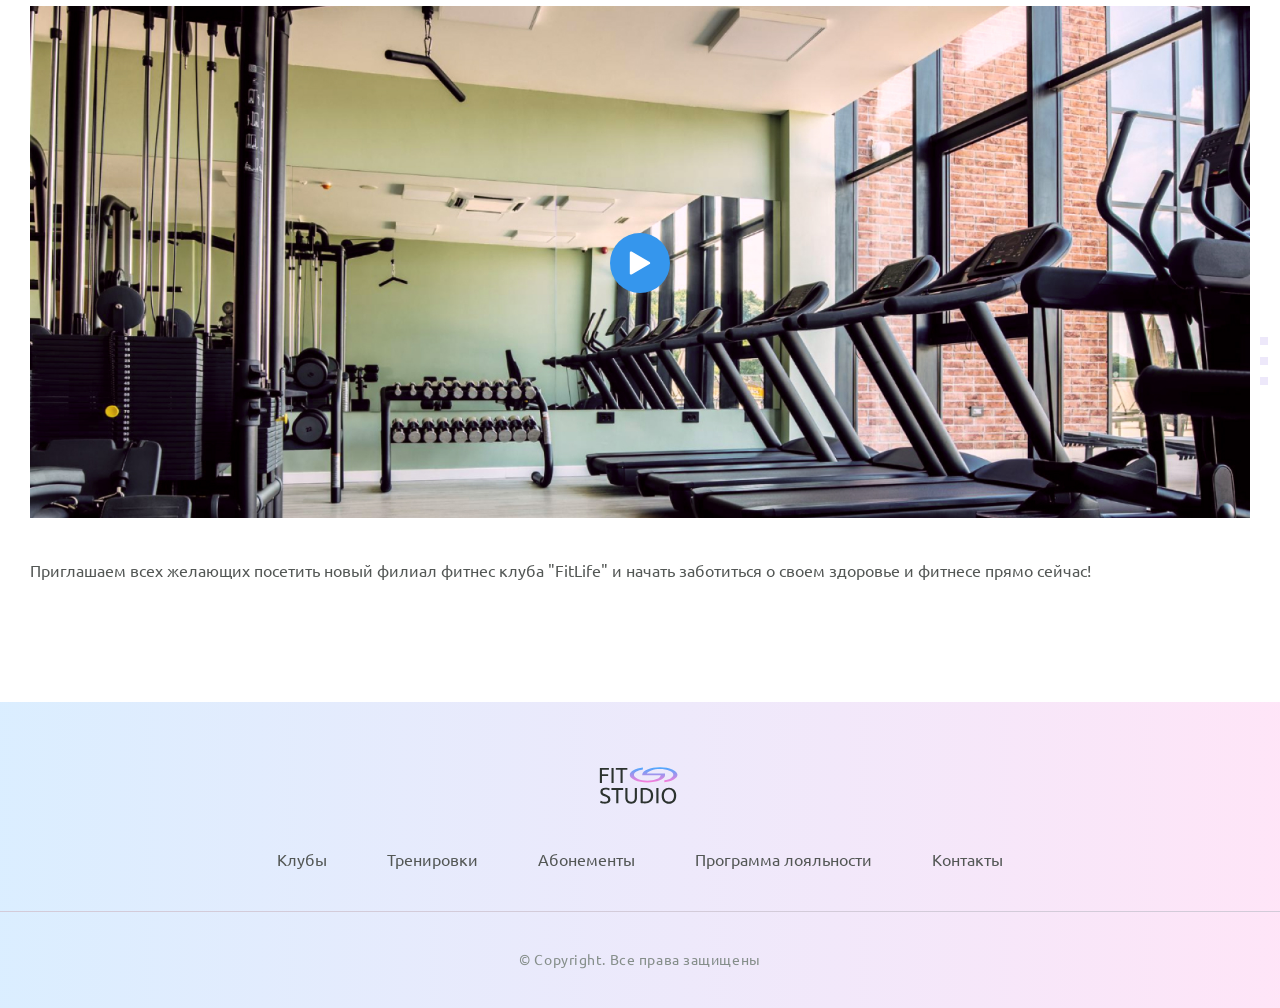
<file: homework11/article.html>
<!DOCTYPE html>
<html lang="ru">
  <head>
    <meta charset="UTF-8" />
    <meta name="viewport" content="width=device-width, initial-scale=1.0" />
    <title>Fit Studio - Открытие нового филиала!</title>
    <link rel="stylesheet" href="./css/normalize.css" />
    <link rel="stylesheet" href="./css/fonts.css" />
    <link rel="stylesheet" href="./css/globals.css" />
    <link rel="stylesheet" href="./css/header.css" />
    <link rel="stylesheet" href="./css/article.css" />
    <link rel="stylesheet" href="./css/footer.css" />
    <link
      rel="icon"
      type="image/svg+xml"
      sizes="128x128"
      href="./images/favicon-icon.svg"
    />
  </head>
  <body>
    <header class="header">
      <div class="container">
        <div class="header-inner">
          <a href="/">
            <img
              src="./images/logo-icon.svg"
              width="84"
              height="45"
              alt="Логотип Fit Studio"
            />
          </a>
          <div class="phone text-sub">
            <p>Первое посещение бесплатно</p>
            <a href="tel:+79282822882">+7 (928) 282-28-82</a>
          </div>
        </div>
      </div>
    </header>
    <article class="article">
      <div class="container">
        <h1 class="title-large">Открытие нового филиала в центре города!</h1>
        <p class="article-text">
          Фитнес клуб «Fit.Studio» рад сообщить об открытии нового филиала
          в центре города. Новый клуб расположен в удобном месте, рядом
          с остановками общественного транспорта, что делает его доступным
          для всех жителей города. Новое просторное помещение оборудовано
          современными тренажёрами, зонами для групповых занятий и отдыха,
          а также сауной и бассейном.
        </p>
        <p class="article-text article-mb-1">
          Кроме того, в "FitLife" работают опытные тренеры, которые помогут
          составить индивидуальную программу тренировок и диеты для достижения
          желаемых результатов. Клиенты могут также воспользоваться услугами
          персональных тренировок и консультаций по здоровому образу жизни.
        </p>
        <div class="article-decor-wrapper article-decor-wrapper-1 article-mb-1">
          <img
            class="article-img"
            src="./images/gym-img.jpg"
            width="1220"
            height="512"
            alt="Тренажерный зал"
          />
        </div>
        <h2 class="title-large article-title-medium">Групповые занятия</h2>
        <p class="article-text">
          В новом филиале «Fit.Studio» будут проводиться различные групповые
          занятия. Каждый клиент сможет подобрать подходящий ему вид занятий
          и найти комфортную среду для тренировок.
        </p>
        <ul class="article-list article-text article-mb-1">
          <li class="article-item">Йога</li>
          <li class="article-item">Пилатес</li>
          <li class="article-item">Аэробика</li>
          <li class="article-item">Танцы</li>
          <li class="article-item">Силовые тренировки</li>
        </ul>
        <h2 class="title-large article-title-medium">Обзор нового филиала</h2>
        <div class="article-decor-wrapper article-decor-wrapper-2 article-mb-2">
          <button class="article-play-button">
            <img
              src="./images/play-icon.svg"
              width="24"
              height="24"
              alt="Запустить"
            />
          </button>
          <img
            class="article-img"
            src="./images/gym-img.jpg"
            width="1220"
            height="512"
            alt="Тренажерный зал"
          />
        </div>
        <p class="article-text">
          Приглашаем всех желающих посетить новый филиал фитнес клуба "FitLife"
          и начать заботиться о своем здоровье и фитнесе прямо сейчас!
        </p>
      </div>
    </article>
    <footer class="footer">
      <div class="footer-top">
        <div class="container">
          <a class="footer-logo" href="/">
            <img
              src="./images/logo-icon.svg"
              width="84"
              height="45"
              alt="Логотип Fit Studio"
            />
          </a>
          <nav class="menu">
            <ul>
              <li><a href="#">Клубы</a></li>
              <li><a href="#">Тренировки</a></li>
              <li><a href="#">Абонементы</a></li>
              <li><a href="#">Программа лояльности</a></li>
              <li><a href="#">Контакты</a></li>
            </ul>
          </nav>
        </div>
      </div>
      <div class="container">
        <p class="copyright">&copy; Copyright. Все права защищены</p>
      </div>
    </footer>
  </body>
</html>
</file>
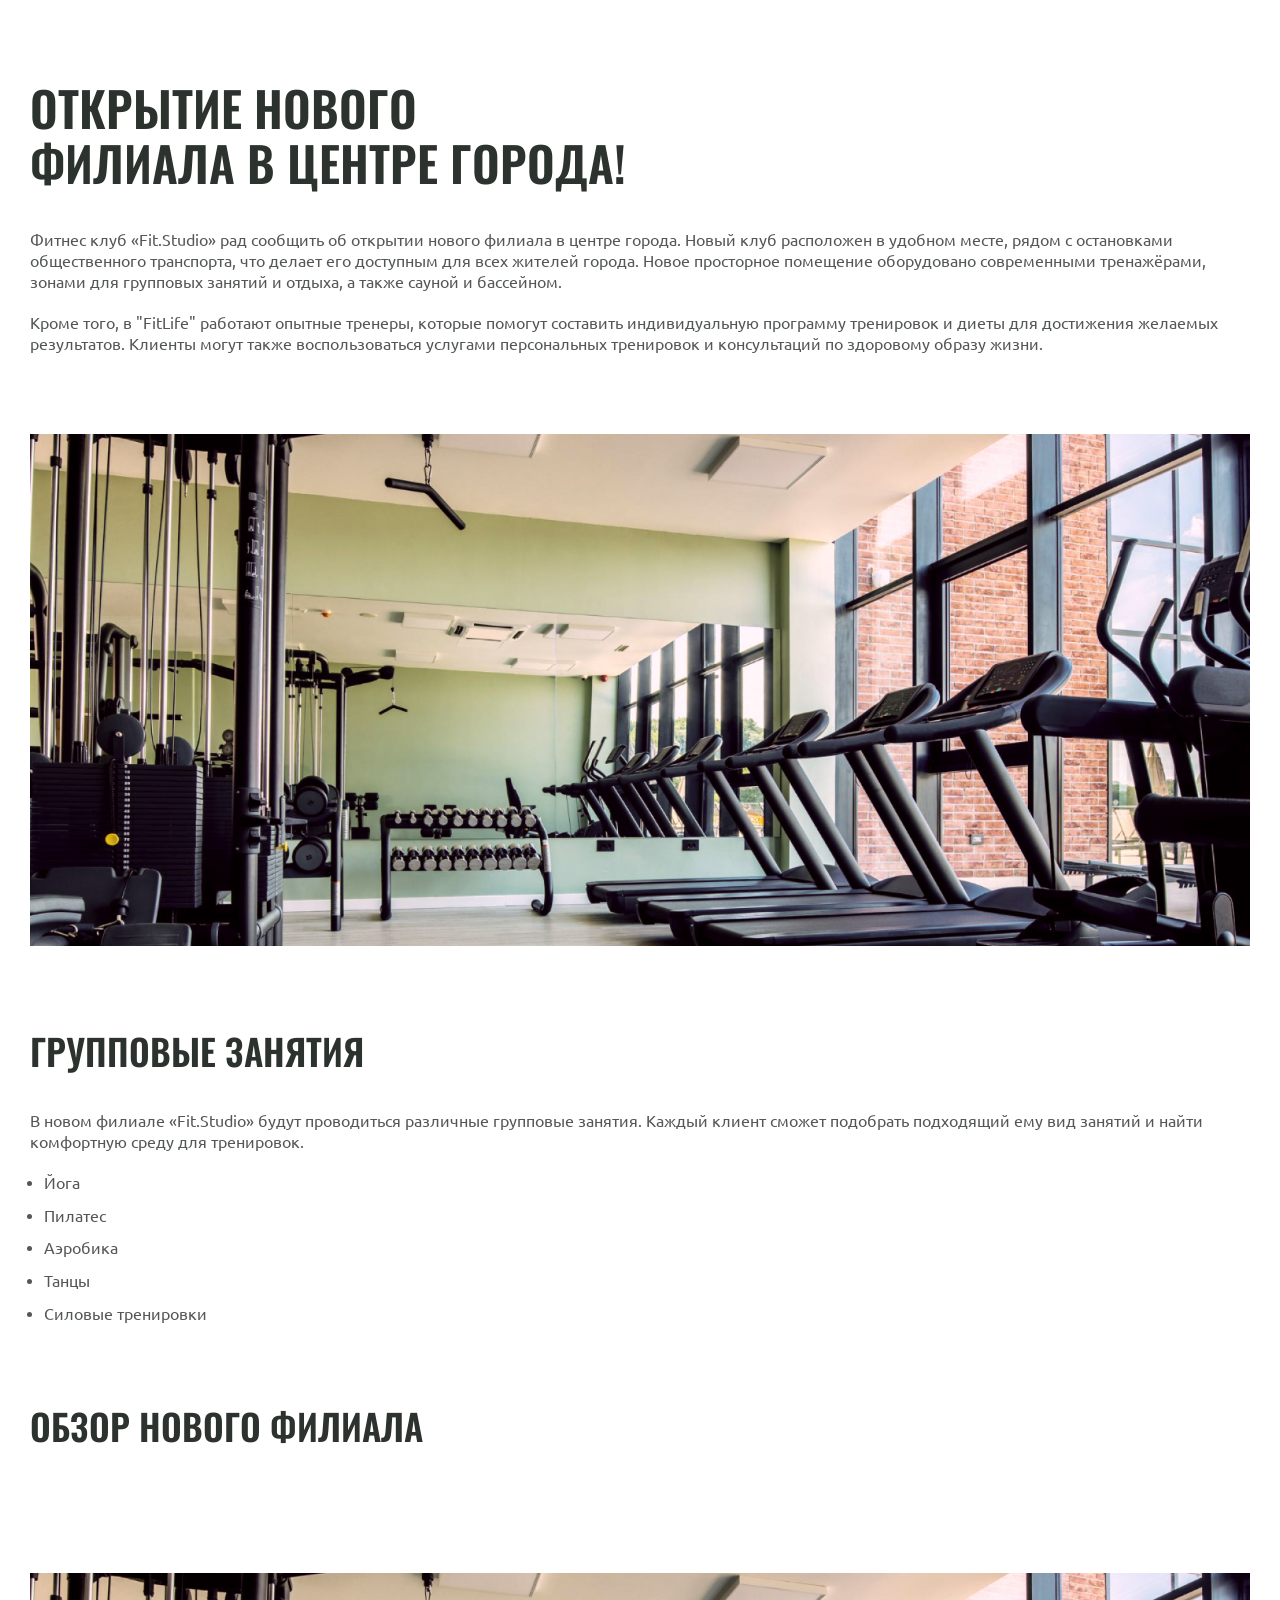
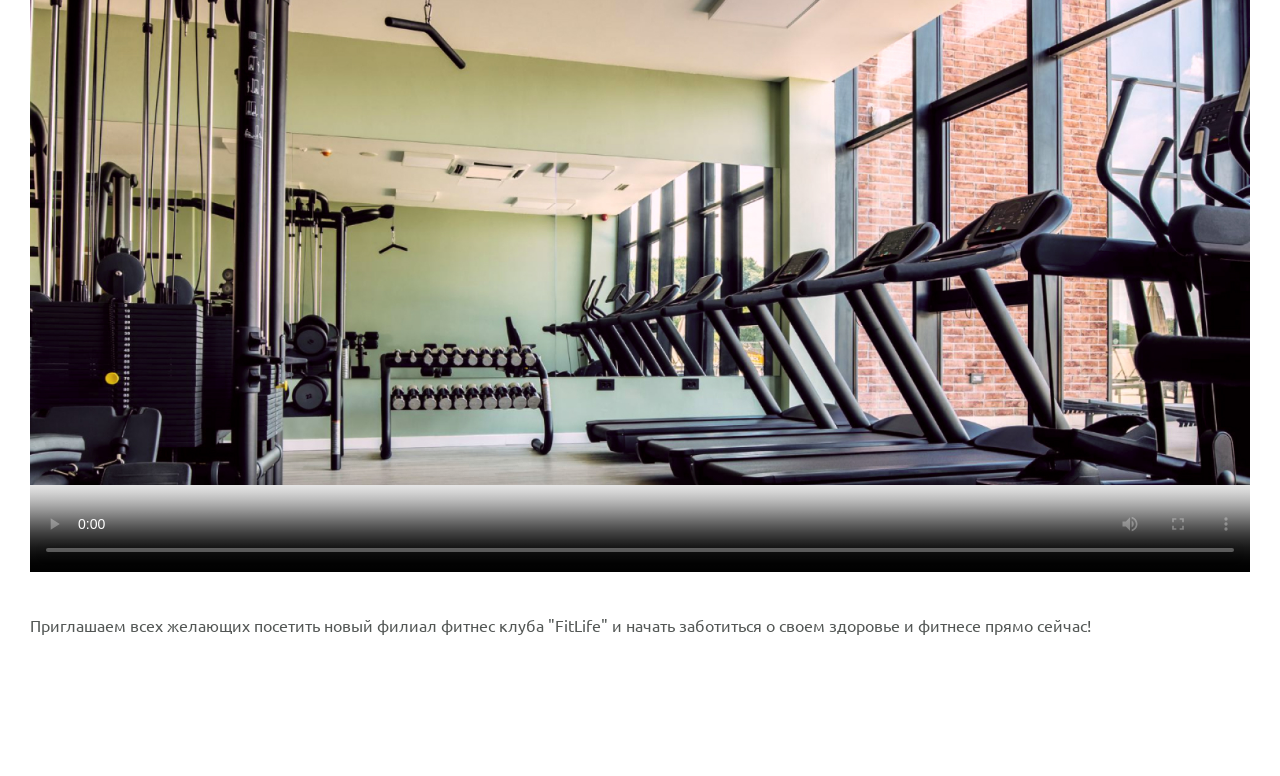
<file: homework5/article.html>
<!DOCTYPE html>
<html lang="ru">
  <head>
    <meta charset="UTF-8" />
    <meta name="viewport" content="width=device-width, initial-scale=1.0" />
    <title>Fit Studio - Открытие нового филиала!</title>
    <link rel="stylesheet" href="./css/normalize.css" />
    <link rel="stylesheet" href="./css/fonts.css" />
    <link rel="stylesheet" href="./css/article.css" />
  </head>
  <body>
    <article class="article">
      <div class="container">
        <h1 class="article-title article-title-large">
          Открытие нового филиала в центре города!
        </h1>
        <p class="article-text">
          Фитнес клуб «Fit.Studio» рад сообщить об открытии нового филиала
          в центре города. Новый клуб расположен в удобном месте, рядом
          с остановками общественного транспорта, что делает его доступным
          для всех жителей города. Новое просторное помещение оборудовано
          современными тренажёрами, зонами для групповых занятий и отдыха,
          а также сауной и бассейном.
        </p>
        <p class="article-text article-mb">
          Кроме того, в "FitLife" работают опытные тренеры, которые помогут
          составить индивидуальную программу тренировок и диеты для достижения
          желаемых результатов. Клиенты могут также воспользоваться услугами
          персональных тренировок и консультаций по здоровому образу жизни.
        </p>
        <img
          class="article-img article-mb"
          src="./images/gym-img.jpg"
          width="1220"
          height="512"
          alt="Тренажерный зал"
        />
        <h2 class="article-title article-title-medium">Групповые занятия</h2>
        <p class="article-text">
          В новом филиале «Fit.Studio» будут проводиться различные групповые
          занятия. Каждый клиент сможет подобрать подходящий ему вид занятий
          и найти комфортную среду для тренировок.
        </p>
        <ul class="article-list article-text article-mb">
          <li class="article-item">Йога</li>
          <li class="article-item">Пилатес</li>
          <li class="article-item">Аэробика</li>
          <li class="article-item">Танцы</li>
          <li class="article-item">Силовые тренировки</li>
        </ul>
        <h2 class="article-title article-title-medium">Обзор нового филиала</h2>
        <video
          class="article-video"
          src="./videos/gym-video.mp4"
          width="1220"
          height="686"
          controls
          poster="./images/gym-img.jpg"
        ></video>
        <p class="article-text">
          Приглашаем всех желающих посетить новый филиал фитнес клуба "FitLife"
          и начать заботиться о своем здоровье и фитнесе прямо сейчас!
        </p>
      </div>
    </article>
  </body>
</html>
</file>
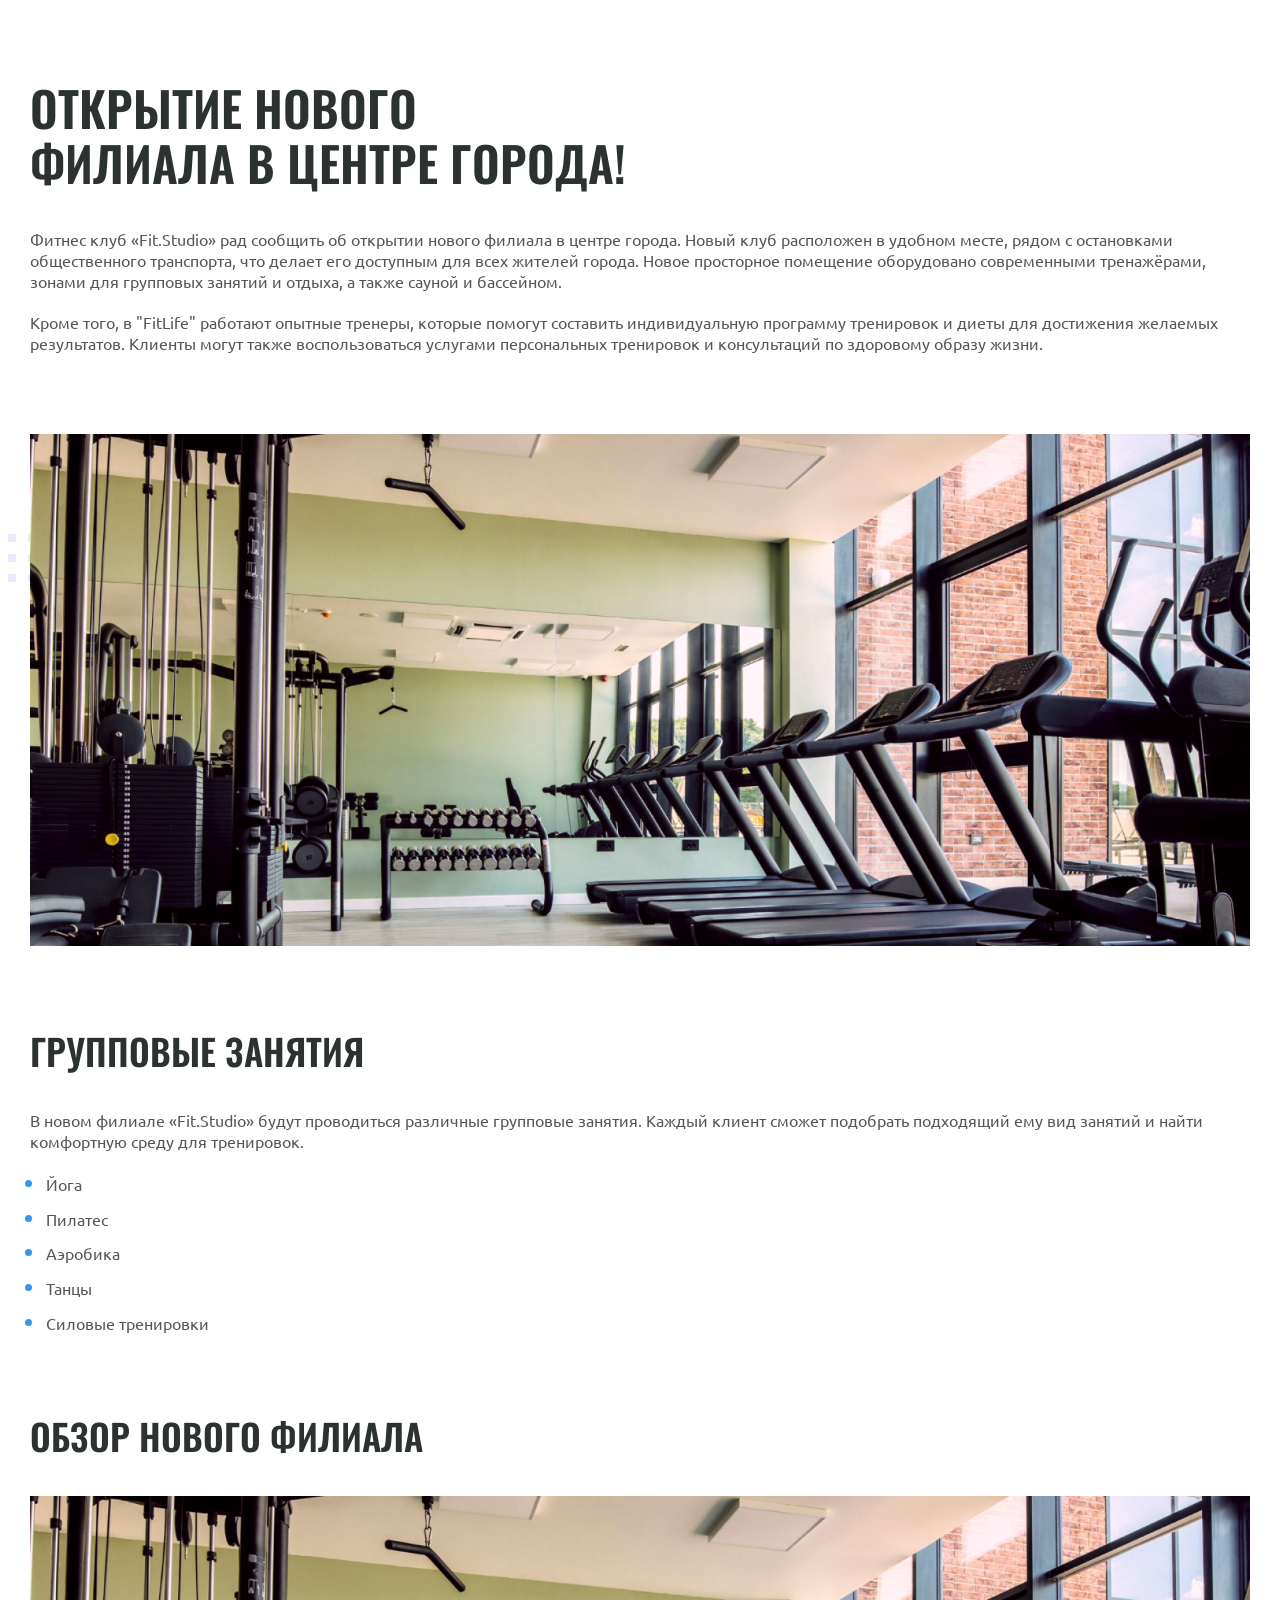
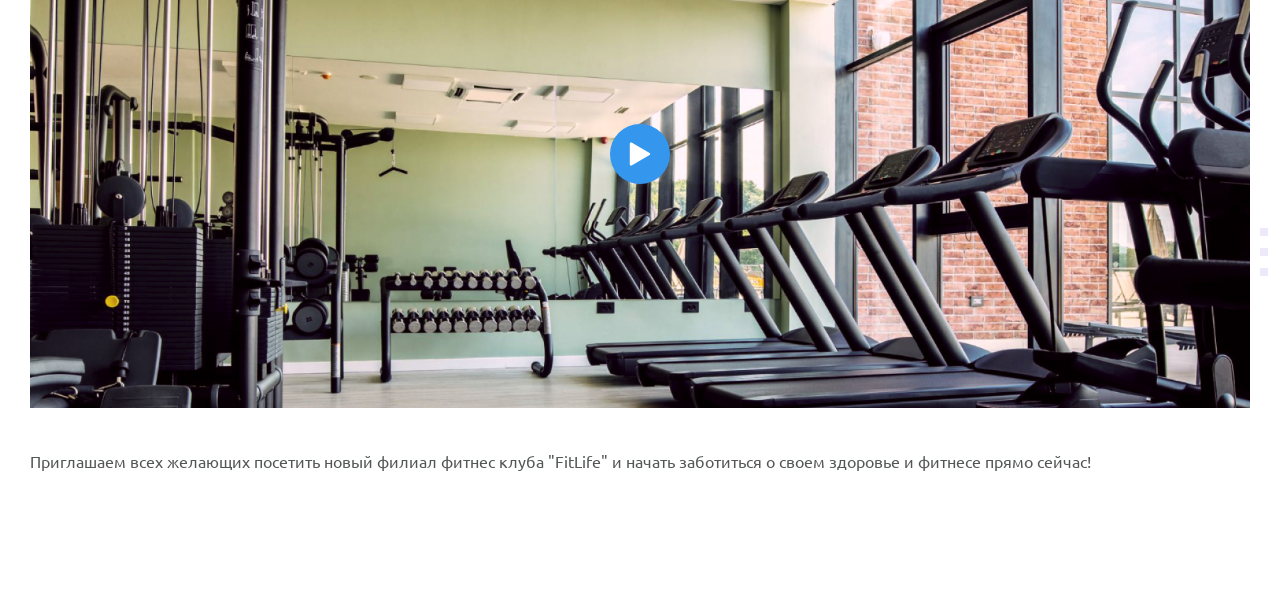
<file: homework7/article.html>
<!DOCTYPE html>
<html lang="ru">
  <head>
    <meta charset="UTF-8" />
    <meta name="viewport" content="width=device-width, initial-scale=1.0" />
    <title>Fit Studio - Открытие нового филиала!</title>
    <link rel="stylesheet" href="./css/normalize.css" />
    <link rel="stylesheet" href="./css/fonts.css" />
    <link rel="stylesheet" href="./css/article.css" />
  </head>
  <body>
    <article class="article">
      <div class="container">
        <h1 class="article-title article-title-large">
          Открытие нового филиала в центре города!
        </h1>
        <p class="article-text">
          Фитнес клуб «Fit.Studio» рад сообщить об открытии нового филиала
          в центре города. Новый клуб расположен в удобном месте, рядом
          с остановками общественного транспорта, что делает его доступным
          для всех жителей города. Новое просторное помещение оборудовано
          современными тренажёрами, зонами для групповых занятий и отдыха,
          а также сауной и бассейном.
        </p>
        <p class="article-text article-mb-1">
          Кроме того, в "FitLife" работают опытные тренеры, которые помогут
          составить индивидуальную программу тренировок и диеты для достижения
          желаемых результатов. Клиенты могут также воспользоваться услугами
          персональных тренировок и консультаций по здоровому образу жизни.
        </p>
        <div class="article-decor-wrapper article-decor-wrapper-1 article-mb-1">
          <img
            class="article-img"
            src="./images/gym-img.jpg"
            width="1220"
            height="512"
            alt="Тренажерный зал"
          />
        </div>
        <h2 class="article-title article-title-medium">Групповые занятия</h2>
        <p class="article-text">
          В новом филиале «Fit.Studio» будут проводиться различные групповые
          занятия. Каждый клиент сможет подобрать подходящий ему вид занятий
          и найти комфортную среду для тренировок.
        </p>
        <ul class="article-list article-text article-mb-1">
          <li class="article-item">Йога</li>
          <li class="article-item">Пилатес</li>
          <li class="article-item">Аэробика</li>
          <li class="article-item">Танцы</li>
          <li class="article-item">Силовые тренировки</li>
        </ul>
        <h2 class="article-title article-title-medium">Обзор нового филиала</h2>
        <div class="article-decor-wrapper article-decor-wrapper-2 article-mb-2">
          <button class="article-play-button">
            <img
              src="./images/play-icon.svg"
              width="24"
              height="24"
              alt="Запустить"
            />
          </button>
          <img
            class="article-img"
            src="./images/gym-img.jpg"
            width="1220"
            height="512"
            alt="Тренажерный зал"
          />
        </div>
        <p class="article-text">
          Приглашаем всех желающих посетить новый филиал фитнес клуба "FitLife"
          и начать заботиться о своем здоровье и фитнесе прямо сейчас!
        </p>
      </div>
    </article>
  </body>
</html>
</file>
<file: src/style.css>
*{padding: 0;margin: 0;border: 0;}
*,*:before,*:after{-webkit-box-sizing: border-box;box-sizing: border-box;}
:focus,:active{outline: none;}
a:focus,a:active{outline: none;}
nav,footer,header,aside{display: block;}
html,body{
    height:100%;width:100%;
    font-size:100%;line-height:1;-ms-text-size-adjust:100%;-moz-text-size-adjust:100%;-webkit-text-size-adjust:100%;}
input,button,textarea{font-family:inherit;}
input::-ms-clear{display: none;}
button{cursor: pointer;}
button::-moz-focus-inner{padding:0;border:0;}
a,a:visited{text-decoration: none;}
a:hover{text-decoration: none;}
ul li{list-style: none;}
img{vertical-align: top;}
h1,h2,h3,h4,h5,h6{font-size:inherit;font-weight: inherit;}
a{color:inherit;}



body {
    font-family: "Montserrat",SansSerif;
    color: black;
}

body.overflow {
    overflow: hidden;
}



.layout {
    display: -webkit-box;
    display: -ms-flexbox;
    display: flex;
    min-height: 100vh;
}

.sidebar {
    padding: 40px 24px 40px 0;
    -ms-flex-negative: 0;
    flex-shrink: 0;
    background-color: white;
}



.content {
    -webkit-box-flex: 1;
    -ms-flex-positive: 1;
    flex-grow: 1;
    background-color: #F4F4F4;
}

.container {
    display: -webkit-box;
    display: -ms-flexbox;
    display: flex;
    -webkit-box-orient: vertical;
    -webkit-box-direction: normal;
    -ms-flex-direction: column;
    flex-direction: column;
    -webkit-box-pack: center;
    -ms-flex-pack: center;
    justify-content: center;
    -webkit-box-align: center;
    -ms-flex-align: center;
    align-items: center;
    padding: 150px 60px 80px 60px;
}


.logo {
    margin-left: 60px;
    margin-bottom: 60px;
}

.sidebar__user {
    background-color: #F4F4F4;
    padding: 20px 30px;
    margin-left: 60px;
    margin-bottom: 100px;
    border-radius: 8px;
    border: 1px solid #DADEC9;
}

.sidebar__name {
    color:#161814;
    font-size: 18px;
    font-weight: 500;
    margin-bottom: 6px;
}

.sidebar__text {
    color: #AFB1A7;
    font-size: 13px;
    font-weight: 400;
    line-height: 130%; /* 16.9px */
}

.sidebar__item {
    width: 372px;
}

.sidebar__button {
    display: -webkit-box;
    display: -ms-flexbox;
    display: flex;
    -webkit-box-align: center;
    -ms-flex-align: center;
    align-items: center;
    gap: 10px;
    padding: 20px 60px;
    margin-bottom: 12px;
    border-radius: 0px 100px 100px 0px;
    -webkit-transition: all .5s;
    -o-transition: all .5s;
    transition: all .5s;
    cursor: pointer;
    width: 90%;
    color:#161814;
    font-size: 16px;
    font-weight: 500;
}

.sidebar__button.active , .sidebar__button:hover {
    width: 100%;
    background-color: #DAF765;
}


.content__title {
    color: #161814;
    font-size: 48px;
    font-weight: 700;
    margin-bottom: 40px;
}

.content__list {
    display: -webkit-box;
    display: -ms-flexbox;
    display: flex;
    -webkit-box-align: center;
    -ms-flex-align: center;
    align-items: center;
    -ms-flex-wrap: wrap;
    flex-wrap: wrap;
    gap: 20px;
}



.content__list-item  {
    cursor: pointer;
    padding: 12px 18px;
    background-color: #fff;
    border-radius: 10px;
    border: 1px solid #DADEC9;
    -webkit-transition: all .3s;
    -o-transition: all .3s;
    transition: all .3s;
}

.content__list-item:hover,.content__list-diplom:hover {
    background-color: #AFB1A7;
}

li a {
    padding: 12px 18px;

}


.content__list-diplom {
    -webkit-transition: all .3s;
    -o-transition: all .3s;
    transition: all .3s;
    display: inline-block;
    padding: 12px 18px;
    background-color: #fff;
    border-radius: 10px;
    border: 1px solid #DADEC9;
}

.content__decor {
    display: -webkit-box;
    display: -ms-flexbox;
    display: flex;
    -webkit-box-align: center;
    -ms-flex-align: center;
    align-items: center;
}

.content__decor-text {
    color:#BEDD44;
    font-size: 36px;
    font-weight: 700;
    line-height: 110%; /* 39.6px */
}

.content__block {
    max-width: 1200px;
}

.content__block.hidden {
    display: none;
}

.content__decor-img img{
    width: 100%;
}

.burger {
    display: none;
    padding: 5px;
    position: fixed;
    top: 3%;
    right: 7%;
    width: 40px;
    height: 40px;
    background-color: #161814;
    border-radius: 50%;
    z-index: 10;
    border: 1px solid #DAF765;
}

@media (max-width: 768px) {
    .burger {
        display: block;
    }

    .sidebar {
        -webkit-transition: all .3s;
        -o-transition: all .3s;
        transition: all .3s;
        -webkit-transform: translateX(-100%);
        -ms-transform: translateX(-100%);
        transform: translateX(-100%);
        position: fixed;
        top: 0;
        left: 0;
        bottom: 0;
        z-index: 5;
    }

    .sidebar.show {
        -webkit-transform: translateX(0%);
        -ms-transform: translateX(0%);
        transform: translateX(0%);
    }

    .overlay {
        opacity: 0;
        pointer-events: none;
        -webkit-transition: all .3s;
        -o-transition: all .3s;
        transition: all .3s;
        position: absolute;
        top: 0;
        right: 0;
        left: 0;
        bottom: 0;
        z-index: 3;
        background-color: #000000e0;
    }

    .overlay.show {
        opacity: 1;
        pointer-events: all;
    }

    .container {
        padding: 40px 20px;
        min-height: 100%;
    }

    .content__decor {
        margin-top: 20px;
        -webkit-box-orient: vertical;
        -webkit-box-direction: normal;
        -ms-flex-direction: column;
        flex-direction: column;
    }
}

@media (max-width: 400px) {
    .sidebar__user {
        margin-left: 0;
    }
}
</file>
<file: homework10/css/fonts.css>
@font-face {
  font-family: "Ubuntu";
  src: local("Ubuntu"), url("../fonts/UbuntuLight.woff2") format("woff2");
  font-weight: 300;
  font-style: normal;
  font-display: swap;
}

@font-face {
  font-family: "Ubuntu";
  src: local("Ubuntu"), url("../fonts/UbuntuRegular.woff2") format("woff2");
  font-weight: 400;
  font-style: normal;
  font-display: swap;
}

@font-face {
  font-family: "Ubuntu";
  src: local("Ubuntu"), url("../fonts/UbuntuMedium.woff2") format("woff2");
  font-weight: 500;
  font-style: normal;
  font-display: swap;
}

@font-face {
  font-family: "Oswald";
  src: local("Oswald"), url("../fonts/OswaldMedium.woff2") format("woff2");
  font-weight: 500;
  font-style: normal;
  font-display: swap;
}

@font-face {
  font-family: "Oswald";
  src: local("Oswald"), url("../fonts/OswaldSemiBold.woff2") format("woff2");
  font-weight: 600;
  font-style: normal;
  font-display: swap;
}
</file>
<file: homework10/css/globals.css>
html {
  font-family: Ubuntu, sans-serif;
  font-weight: 400;
}

*,
*::before,
*::after {
  box-sizing: border-box;
}

body {
  display: flex;
  flex-direction: column;
  min-height: 100vh;
}

h1,
h2,
h3,
h4,
h5,
h6,
p {
  margin: 0;
}

a {
  text-decoration: none;
}

.container {
  max-width: 1250px;
  margin: 0 auto;
  padding: 0 15px;
}

.text {
  font-weight: 400;
  font-size: 16px;
  line-height: 130%;
  color: #535755;
}

.button {
  display: inline-block;
  padding: 19px 32px;
  font-weight: 500;
  font-size: 15px;
  line-height: 130%;
  letter-spacing: 0.02em;
  text-transform: uppercase;
  text-align: center;
  color: #fff;
  background-color: #3596ed;
  transition: opacity 0.2s;
}

.button:hover {
  opacity: 0.85;
}

.section {
  margin-bottom: 140px;
}

.title-large {
  max-width: 596px;
  margin-bottom: 40px;
  font-family: Oswald, sans-serif;
  font-weight: 600;
  font-size: 48px;
  line-height: 115%;
  text-transform: uppercase;
  color: #2c332f;
}

.text-sub {
  font-weight: 300;
  font-size: 14px;
  letter-spacing: 0.04em;
  text-transform: uppercase;
  color: #858e8a;
}
</file>
<file: homework10/css/header.css>
.header-inner {
  display: flex;
  justify-content: space-between;
  align-items: center;
  gap: 10px;
  padding-top: 30px;
  padding-bottom: 30px;
  border-bottom: 1px solid #d3cbd9;
}

.phone {
  text-align: right;
}

.phone p {
  margin-bottom: 8px;
}

.phone a {
  font-weight: 500;
  font-size: 18px;
  color: #2c332f;
  transition: color 0.2s;
}

.phone a:hover {
  color: #3596ed;
}
</file>
<file: homework10/css/index.css>
.hero {
  position: relative;
  padding-top: 80px;
}

.hero::after {
  content: "";
  position: absolute;
  bottom: 106px;
  z-index: -1;
  width: 100%;
  height: 48px;
  background: url("../images/decor-large-icon.svg") repeat-x;
}

.hero-container {
  display: flex;
  align-items: center;
  gap: 28px;
}

.hero h1 {
  margin-bottom: 40px;
  font-family: Oswald, sans-serif;
  font-weight: 600;
  font-size: 62px;
  line-height: 115%;
  text-transform: uppercase;
  color: #2c332f;
}

.hero h1 strong {
  font-weight: 600;
  color: #3596ed;
}

.hero-info .text {
  max-width: 440px;
  margin-bottom: 140px;
}

.hero-images {
  position: relative;
  display: flex;
}

.hero-choose {
  position: absolute;
  top: 40px;
  left: 50%;
  transform: translateX(-50%);
  max-width: 161px;
  padding: 22px;
  background: rgb(255 255 255 / 0.9);
  border: 1px solid #535755;
  text-align: center;
}

.news-container {
  display: flex;
  gap: 28px;
}

.news-article {
  display: flex;
  flex-direction: column;
  max-width: 284px;
  background-color: #fff;
  border: 1px solid #d3cbd9;
  overflow: hidden;
}

.news-article img {
  display: block;
}

.news-info {
  padding: 20px 20px 0;
  margin-bottom: 12px;
}

.news-date {
  display: inline-block;
  margin-bottom: 8px;
}

.news-article footer {
  padding: 0 20px 20px;
  margin-top: auto;
}

.news-link {
  display: inline-flex;
  align-items: center;
  gap: 8px;
  font-weight: 400;
  font-size: 16px;
  line-height: 130%;
  color: #3596ed;
}

.news-link::after {
  content: "";
  display: inline-block;
  width: 22px;
  height: 9px;
  background-image: url("../images/arrow-right-icon.svg");
  transition: transform 0.2s;
}

.news-link:hover::after {
  transform: translateX(5px);
}
</file>
<file: homework10/css/footer.css>
.footer {
  padding: 60px 0 40px;
  margin-top: auto;
  background-image: linear-gradient(
    90deg,
    rgba(73, 169, 255, 0.2) 0%,
    rgba(252, 124, 217, 0.2) 100%
  );
  text-align: center;
}

.footer-top {
  padding-bottom: 40px;
  margin-bottom: 40px;
  border-bottom: 1px solid #d3cbd9;
}

.footer-logo {
  display: inline-block;
  margin-bottom: 40px;
}

.menu ul {
  display: flex;
  justify-content: center;
  align-items: center;
  gap: 60px;
  list-style: none;
  margin: 0;
  padding: 0;
}

.menu a {
  font-weight: 400;
  font-size: 16px;
  line-height: 130%;
  color: #535755;
  transition: color 0.2s;
}

.menu a:hover {
  color: #3596ed;
}

.copyright {
  font-weight: 400;
  font-size: 14px;
  letter-spacing: 0.04em;
  color: #858e8a;
}
</file>
<file: homework11/css/fonts.css>
@font-face {
  font-family: "Ubuntu";
  src: local("Ubuntu"), url("../fonts/UbuntuLight.woff2") format("woff2");
  font-weight: 300;
  font-style: normal;
  font-display: swap;
}

@font-face {
  font-family: "Ubuntu";
  src: local("Ubuntu"), url("../fonts/UbuntuRegular.woff2") format("woff2");
  font-weight: 400;
  font-style: normal;
  font-display: swap;
}

@font-face {
  font-family: "Ubuntu";
  src: local("Ubuntu"), url("../fonts/UbuntuMedium.woff2") format("woff2");
  font-weight: 500;
  font-style: normal;
  font-display: swap;
}

@font-face {
  font-family: "Oswald";
  src: local("Oswald"), url("../fonts/OswaldMedium.woff2") format("woff2");
  font-weight: 500;
  font-style: normal;
  font-display: swap;
}

@font-face {
  font-family: "Oswald";
  src: local("Oswald"), url("../fonts/OswaldSemiBold.woff2") format("woff2");
  font-weight: 600;
  font-style: normal;
  font-display: swap;
}
</file>
<file: homework11/css/globals.css>
html {
  font-family: Ubuntu, sans-serif;
  font-weight: 400;
}

*,
*::before,
*::after {
  box-sizing: border-box;
}

body {
  display: flex;
  flex-direction: column;
  min-height: 100vh;
}

h1,
h2,
h3,
h4,
h5,
h6,
p {
  margin: 0;
}

a {
  text-decoration: none;
}

a,
button {
  outline: none;
}

.container {
  max-width: 1250px;
  margin: 0 auto;
  padding: 0 15px;
}

.text {
  font-weight: 400;
  font-size: 16px;
  line-height: 130%;
  color: #535755;
}

.button {
  display: inline-block;
  padding: 19px 32px;
  font-weight: 500;
  font-size: 15px;
  line-height: 130%;
  letter-spacing: 0.02em;
  text-transform: uppercase;
  text-align: center;
  color: #fff;
  background-color: #3596ed;
  transition: opacity 0.2s, background-color 0.2s;
}

.button:hover {
  opacity: 0.85;
}

.button:not(:disabled):active {
  background-color: #2d82cd;
}

button.button:disabled {
  opacity: 0.65;
  cursor: default;
}

.section {
  margin-bottom: 140px;
}

.title-large {
  max-width: 596px;
  margin-bottom: 40px;
  font-family: Oswald, sans-serif;
  font-weight: 600;
  font-size: 48px;
  line-height: 115%;
  text-transform: uppercase;
  color: #2c332f;
}

.title-medium {
  font-family: Oswald, sans-serif;
  font-weight: 500;
  font-size: 24px;
  line-height: 115%;
  text-transform: uppercase;
  color: #2c332f;
}

.text-sub {
  font-weight: 300;
  font-size: 14px;
  letter-spacing: 0.04em;
  text-transform: uppercase;
  color: #858e8a;
}

a:focus-visible,
button:focus-visible,
summary:focus-visible {
  outline: 2px solid #3596ed;
  outline-offset: 1px;
}
</file>
<file: homework11/css/header.css>
.header-inner {
  display: flex;
  justify-content: space-between;
  align-items: center;
  gap: 10px;
  padding-top: 30px;
  padding-bottom: 30px;
  border-bottom: 1px solid #d3cbd9;
}

.phone {
  text-align: right;
}

.phone p {
  margin-bottom: 8px;
}

.phone a {
  font-weight: 500;
  font-size: 18px;
  color: #2c332f;
  transition: color 0.2s;
}

.phone a:hover {
  color: #3596ed;
}
</file>
<file: homework11/css/index.css>
.hero {
  position: relative;
  padding-top: 80px;
}

.hero::after {
  content: "";
  position: absolute;
  bottom: 106px;
  z-index: -1;
  width: 100%;
  height: 48px;
  background: url("../images/decor-large-icon.svg") repeat-x;
}

.hero-container {
  display: flex;
  align-items: center;
  gap: 28px;
}

.hero h1 {
  margin-bottom: 40px;
  font-family: Oswald, sans-serif;
  font-weight: 600;
  font-size: 62px;
  line-height: 115%;
  text-transform: uppercase;
  color: #2c332f;
}

.hero h1 strong {
  font-weight: 600;
  color: #3596ed;
}

.hero-info .text {
  max-width: 440px;
  margin-bottom: 140px;
}

.hero-images {
  position: relative;
  display: flex;
}

.hero-choose {
  position: absolute;
  top: 40px;
  left: 50%;
  transform: translateX(-50%);
  max-width: 161px;
  padding: 22px;
  background: rgb(255 255 255 / 0.9);
  border: 1px solid #535755;
  text-align: center;
}

.news-container {
  display: flex;
  gap: 28px;
}

.news-article {
  display: flex;
  flex-direction: column;
  max-width: 284px;
  background-color: #fff;
  border: 1px solid #d3cbd9;
  overflow: hidden;
}

.news-article img {
  display: block;
}

.news-info {
  padding: 20px 20px 0;
  margin-bottom: 12px;
}

.news-date {
  display: inline-block;
  margin-bottom: 8px;
}

.news-article footer {
  padding: 0 20px 20px;
  margin-top: auto;
}

.news-link {
  display: inline-flex;
  align-items: center;
  gap: 8px;
  font-weight: 400;
  font-size: 16px;
  line-height: 130%;
  color: #3596ed;
}

.news-link::after {
  content: "";
  display: inline-block;
  width: 22px;
  height: 9px;
  background-image: url("../images/arrow-right-icon.svg");
  transition: transform 0.2s;
}

.news-link:hover::after {
  transform: translateX(5px);
}

.faq {
  position: relative;
}

.faq::before {
  content: "";
  position: absolute;
  top: 215px;
  z-index: -1;
  width: calc(50% - 250px);
  height: 48px;
  background: url("../images/decor-large-icon.svg") repeat-x;
}

.faq-container {
  display: flex;
  gap: 28px;
}

details {
  margin-bottom: 20px;
  border-block: 1px solid #d3cbd9;
}

details[open] summary::after {
  transform: rotate(180deg);
}

summary {
  display: flex;
  align-items: center;
  justify-content: space-between;
  gap: 10px;
  list-style: none;
  padding: 20px;
  cursor: pointer;
}

summary::after {
  content: "";
  display: inline-block;
  width: 17px;
  height: 22px;
  background: url("../images/arrow-down-icon.svg") no-repeat center / cover;
}

summary::-webkit-details-marker {
  display: none;
}

details > p {
  padding: 0 20px 20px;
}
</file>
<file: homework11/css/footer.css>
.footer {
  padding: 60px 0 40px;
  margin-top: auto;
  background-image: linear-gradient(
    90deg,
    rgba(73, 169, 255, 0.2) 0%,
    rgba(252, 124, 217, 0.2) 100%
  );
  text-align: center;
}

.footer-top {
  padding-bottom: 40px;
  margin-bottom: 40px;
  border-bottom: 1px solid #d3cbd9;
}

.footer-logo {
  display: inline-block;
  margin-bottom: 40px;
}

.menu ul {
  display: flex;
  justify-content: center;
  align-items: center;
  gap: 60px;
  list-style: none;
  margin: 0;
  padding: 0;
}

.menu a {
  font-weight: 400;
  font-size: 16px;
  line-height: 130%;
  color: #535755;
  transition: color 0.2s;
}

.menu a:hover {
  color: #3596ed;
}

.copyright {
  font-weight: 400;
  font-size: 14px;
  letter-spacing: 0.04em;
  color: #858e8a;
}
</file>
<file: homework3/css/style.css>
table {
    border-collapse: collapse;
    border-spacing: 0;
}

caption {
    border: 1px solid #000;
    border-bottom: none;
    font-weight: 700;
}

th, td {
    border: 1px solid #000;
}

.text-red {
    color: red;
}
</file>
<file: homework4/css/style.css>
body {
    font-family: sans-serif;
}

.form {
    border: 1px solid #000;
    border-radius: 10px;
    padding: 10px 50px 10px 10px;
    width: 350px;
}

h1 {
    font-size: 20px;
}

.form-group {
    border: none;
    margin: 0;
    padding: 0;
}

.field {
    display: flex;
    flex-direction: column;
    gap: 5px;
    margin-bottom: 15px;
}

input {
    border: 1px solid #000;
    border-radius: 5px;
    padding: 5px;
    padding-left: 15px;
}

textarea {
    border-radius: 5px;
    resize: vertical;
    max-height: 100px;
    padding: 10px 15px;
}

.checkbox-wrap {
    cursor: pointer;
}

.button {
    border: none;
    border-radius: 5px;
    cursor: pointer;
    padding: 5px 10px;
    margin-top: 10px;
}
</file>
<file: homework8/css/style.css>
* {
  box-sizing: border-box;
}

body {
  display: flex;
  justify-content: center;
  align-items: center;
  font-family: sans-serif;
  min-height: 100vh;
}

.form {
  border: 1px solid #333;
  border-radius: 6px;
  max-width: 400px;
  width: 100%;
  padding: 30px;
}

.form-group {
  border: none;
  padding: 0;
}

.form-group-title {
  font-weight: 700;
  padding: 0;
  margin-bottom: 15px;
}

.label {
  display: inline-block;
  margin-bottom: 10px;
}

.textarea {
  max-height: 150px;
  min-height: 30px;
  resize: vertical;
}

.input,
.textarea {
  border: 1px solid #333;
  border-radius: 6px;
  width: 100%;
  padding: 5px 12px;
  margin-bottom: 20px;
  outline: none;
}

.input:disabled,
.textarea:disabled {
  opacity: 0.5;
}

.checkbox-label {
  padding-left: 22px;
}

.checkbox {
  position: absolute;
  appearance: none;
  outline: none;
}

.checkbox::after {
  content: "";
  position: absolute;
  width: 16px;
  height: 16px;
  margin-left: -22px;
  border: 1px solid #333;
  border-radius: 4px;
  cursor: pointer;
}

.checkbox:checked::after {
  background: url("../images/check-icon.svg") no-repeat center, #9e1fff;
}

.checkbox-text {
  font-size: 14px;
}

.button {
  border: none;
  border-radius: 6px;
  padding: 6px 18px;
  background-color: #9e1fff;
  color: #fff;
  cursor: pointer;
  transition: opacity 0.2s;
}

.button:hover {
  opacity: 0.85;
}

.button:not(:disabled):active {
  background-color: #8719db;
}

.button:disabled,
.checkbox:disabled::after {
  opacity: 0.5;
  cursor: not-allowed;
}

.input:focus-visible,
.textarea:focus-visible,
.checkbox:focus-visible::after,
.button:focus-visible {
  outline: 2px solid #9e1fff;
  outline-offset: 1px;
}
</file>
<file: homework10/css/article.css>
.article {
  padding-top: 80px;
  padding-bottom: 120px;
}

.article-title-medium {
  font-size: 36px;
}

.article-text {
  margin-bottom: 20px;
  font-weight: 400;
  font-size: 16px;
  line-height: 130%;
  color: #535755;
}

.article-text:last-child {
  margin-bottom: 0;
}

.article-mb-1 {
  margin-bottom: 80px;
}

.article-mb-2 {
  margin-bottom: 40px;
}

.article-decor-wrapper {
  position: relative;
}

.article-decor-wrapper::before {
  content: "";
  position: absolute;
  z-index: -1;
  background: url("../images/decor-icon.svg") no-repeat;
  width: 528px;
  height: 48px;
}

.article-decor-wrapper-1::before {
  top: 100px;
  left: -350px;
}

.article-decor-wrapper-2::before {
  right: -350px;
  bottom: 136px;
}

.article-img,
.article-video {
  width: 100%;
}

.article-list {
  margin-top: 0;
  padding-left: 16px;
}

.article-item:not(:last-child) {
  margin-bottom: 12px;
}

.article-item::marker {
  font-size: 22px;
  color: #3596ed;
}

.article-play-button {
  position: absolute;
  top: 50%;
  left: 50%;
  transform: translate(-50%, -50%);
  display: flex;
  align-items: center;
  justify-content: center;
  width: 60px;
  height: 60px;
  padding: 0;
  background-color: #3596ed;
  border: none;
  border-radius: 50%;
  cursor: pointer;
}
</file>
<file: homework11/css/article.css>
.article {
  padding-top: 80px;
  padding-bottom: 120px;
}

.article-title-medium {
  font-size: 36px;
}

.article-text {
  margin-bottom: 20px;
  font-weight: 400;
  font-size: 16px;
  line-height: 130%;
  color: #535755;
}

.article-text:last-child {
  margin-bottom: 0;
}

.article-mb-1 {
  margin-bottom: 80px;
}

.article-mb-2 {
  margin-bottom: 40px;
}

.article-decor-wrapper {
  position: relative;
}

.article-decor-wrapper::before {
  content: "";
  position: absolute;
  z-index: -1;
  background: url("../images/decor-icon.svg") no-repeat;
  width: 528px;
  height: 48px;
}

.article-decor-wrapper-1::before {
  top: 100px;
  left: -350px;
}

.article-decor-wrapper-2::before {
  right: -350px;
  bottom: 136px;
}

.article-img,
.article-video {
  width: 100%;
}

.article-list {
  margin-top: 0;
  padding-left: 16px;
}

.article-item:not(:last-child) {
  margin-bottom: 12px;
}

.article-item::marker {
  font-size: 22px;
  color: #3596ed;
}

.article-play-button {
  position: absolute;
  top: 50%;
  left: 50%;
  transform: translate(-50%, -50%);
  display: flex;
  align-items: center;
  justify-content: center;
  width: 60px;
  height: 60px;
  padding: 0;
  background-color: #3596ed;
  border: none;
  border-radius: 50%;
  cursor: pointer;
  transition: background-color 0.2s;
}

.article-play-button:hover {
  background-color: #38a2ff;
}

.article-play-button:not(:disabled):active {
  background-color: #2d82cd;
}
</file>
<file: homework5/css/fonts.css>
@font-face {
  font-family: "Ubuntu";
  src: local("Ubuntu"), url("../fonts/UbuntuLight.woff2") format("woff2");
  font-weight: 300;
  font-style: normal;
  font-display: swap;
}

@font-face {
  font-family: "Ubuntu";
  src: local("Ubuntu"), url("../fonts/UbuntuRegular.woff2") format("woff2");
  font-weight: 400;
  font-style: normal;
  font-display: swap;
}

@font-face {
  font-family: "Ubuntu";
  src: local("Ubuntu"), url("../fonts/UbuntuMedium.woff2") format("woff2");
  font-weight: 500;
  font-style: normal;
  font-display: swap;
}

@font-face {
  font-family: "Oswald";
  src: local("Oswald"), url("../fonts/OswaldMedium.woff2") format("woff2");
  font-weight: 500;
  font-style: normal;
  font-display: swap;
}

@font-face {
  font-family: "Oswald";
  src: local("Oswald"), url("../fonts/OswaldSemiBold.woff2") format("woff2");
  font-weight: 600;
  font-style: normal;
  font-display: swap;
}
</file>
<file: homework5/css/article.css>
html {
  font-family: Ubuntu, sans-serif;
  font-weight: 400;
}

body * {
  box-sizing: border-box;
}

h1,
h2,
h3,
h4,
h5,
h6,
p {
  margin: 0;
}

.container {
  max-width: 1250px;
  margin: 0 auto;
  padding: 0 15px;
}

.article {
  padding-top: 80px;
  padding-bottom: 120px;
}

.article-title {
  max-width: 596px;
  margin-bottom: 40px;
  font-family: Oswald;
  font-weight: 600;
  line-height: 115%;
  text-transform: uppercase;
  color: #2c332f;
}

.article-title-large {
  font-size: 48px;
}

.article-title-medium {
  font-size: 36px;
}

.article-text {
  margin-bottom: 20px;
  font-weight: 400;
  font-size: 16px;
  line-height: 130%;
  color: #535755;
}

.article-mb {
  margin-bottom: 80px;
}

.article-img,
.article-video {
  width: 100%;
}

.article-list {
  margin-top: 0;
  padding-left: 14px;
}

.article-item {
  margin-bottom: 12px;
}

.article-video {
  margin-bottom: 40px;
}
</file>
<file: homework7/css/fonts.css>
@font-face {
  font-family: "Ubuntu";
  src: local("Ubuntu"), url("../fonts/UbuntuLight.woff2") format("woff2");
  font-weight: 300;
  font-style: normal;
  font-display: swap;
}

@font-face {
  font-family: "Ubuntu";
  src: local("Ubuntu"), url("../fonts/UbuntuRegular.woff2") format("woff2");
  font-weight: 400;
  font-style: normal;
  font-display: swap;
}

@font-face {
  font-family: "Ubuntu";
  src: local("Ubuntu"), url("../fonts/UbuntuMedium.woff2") format("woff2");
  font-weight: 500;
  font-style: normal;
  font-display: swap;
}

@font-face {
  font-family: "Oswald";
  src: local("Oswald"), url("../fonts/OswaldMedium.woff2") format("woff2");
  font-weight: 500;
  font-style: normal;
  font-display: swap;
}

@font-face {
  font-family: "Oswald";
  src: local("Oswald"), url("../fonts/OswaldSemiBold.woff2") format("woff2");
  font-weight: 600;
  font-style: normal;
  font-display: swap;
}
</file>
<file: homework7/css/article.css>
html {
  font-family: Ubuntu, sans-serif;
  font-weight: 400;
}

body * {
  box-sizing: border-box;
}

h1,
h2,
h3,
h4,
h5,
h6,
p {
  margin: 0;
}

.container {
  max-width: 1250px;
  margin: 0 auto;
  padding: 0 15px;
}

.article {
  padding-top: 80px;
  padding-bottom: 120px;
}

.article-title {
  max-width: 596px;
  margin-bottom: 40px;
  font-family: Oswald;
  font-weight: 600;
  line-height: 115%;
  text-transform: uppercase;
  color: #2c332f;
}

.article-title-large {
  font-size: 48px;
}

.article-title-medium {
  font-size: 36px;
}

.article-text {
  margin-bottom: 20px;
  font-weight: 400;
  font-size: 16px;
  line-height: 130%;
  color: #535755;
}

.article-mb-1 {
  margin-bottom: 80px;
}

.article-mb-2 {
  margin-bottom: 40px;
}

.article-decor-wrapper {
  position: relative;
}

.article-decor-wrapper::before {
  content: "";
  position: absolute;
  z-index: -1;
  background: url("../images/decor-icon.svg") no-repeat;
  width: 528px;
  height: 48px;
}

.article-decor-wrapper-1::before {
  top: 100px;
  left: -350px;
}

.article-decor-wrapper-2::before {
  right: -350px;
  bottom: 136px;
}

.article-img,
.article-video {
  width: 100%;
}

.article-list {
  margin-top: 0;
  padding-left: 16px;
}

.article-item {
  margin-bottom: 12px;
}

.article-item::marker {
  font-size: 22px;
  color: #3596ed;
}

.article-play-button {
  position: absolute;
  top: 50%;
  left: 50%;
  transform: translate(-50%, -50%);
  display: flex;
  align-items: center;
  justify-content: center;
  width: 60px;
  height: 60px;
  padding: 0;
  background-color: #3596ed;
  border: none;
  border-radius: 50%;
  cursor: pointer;
}
</file>
